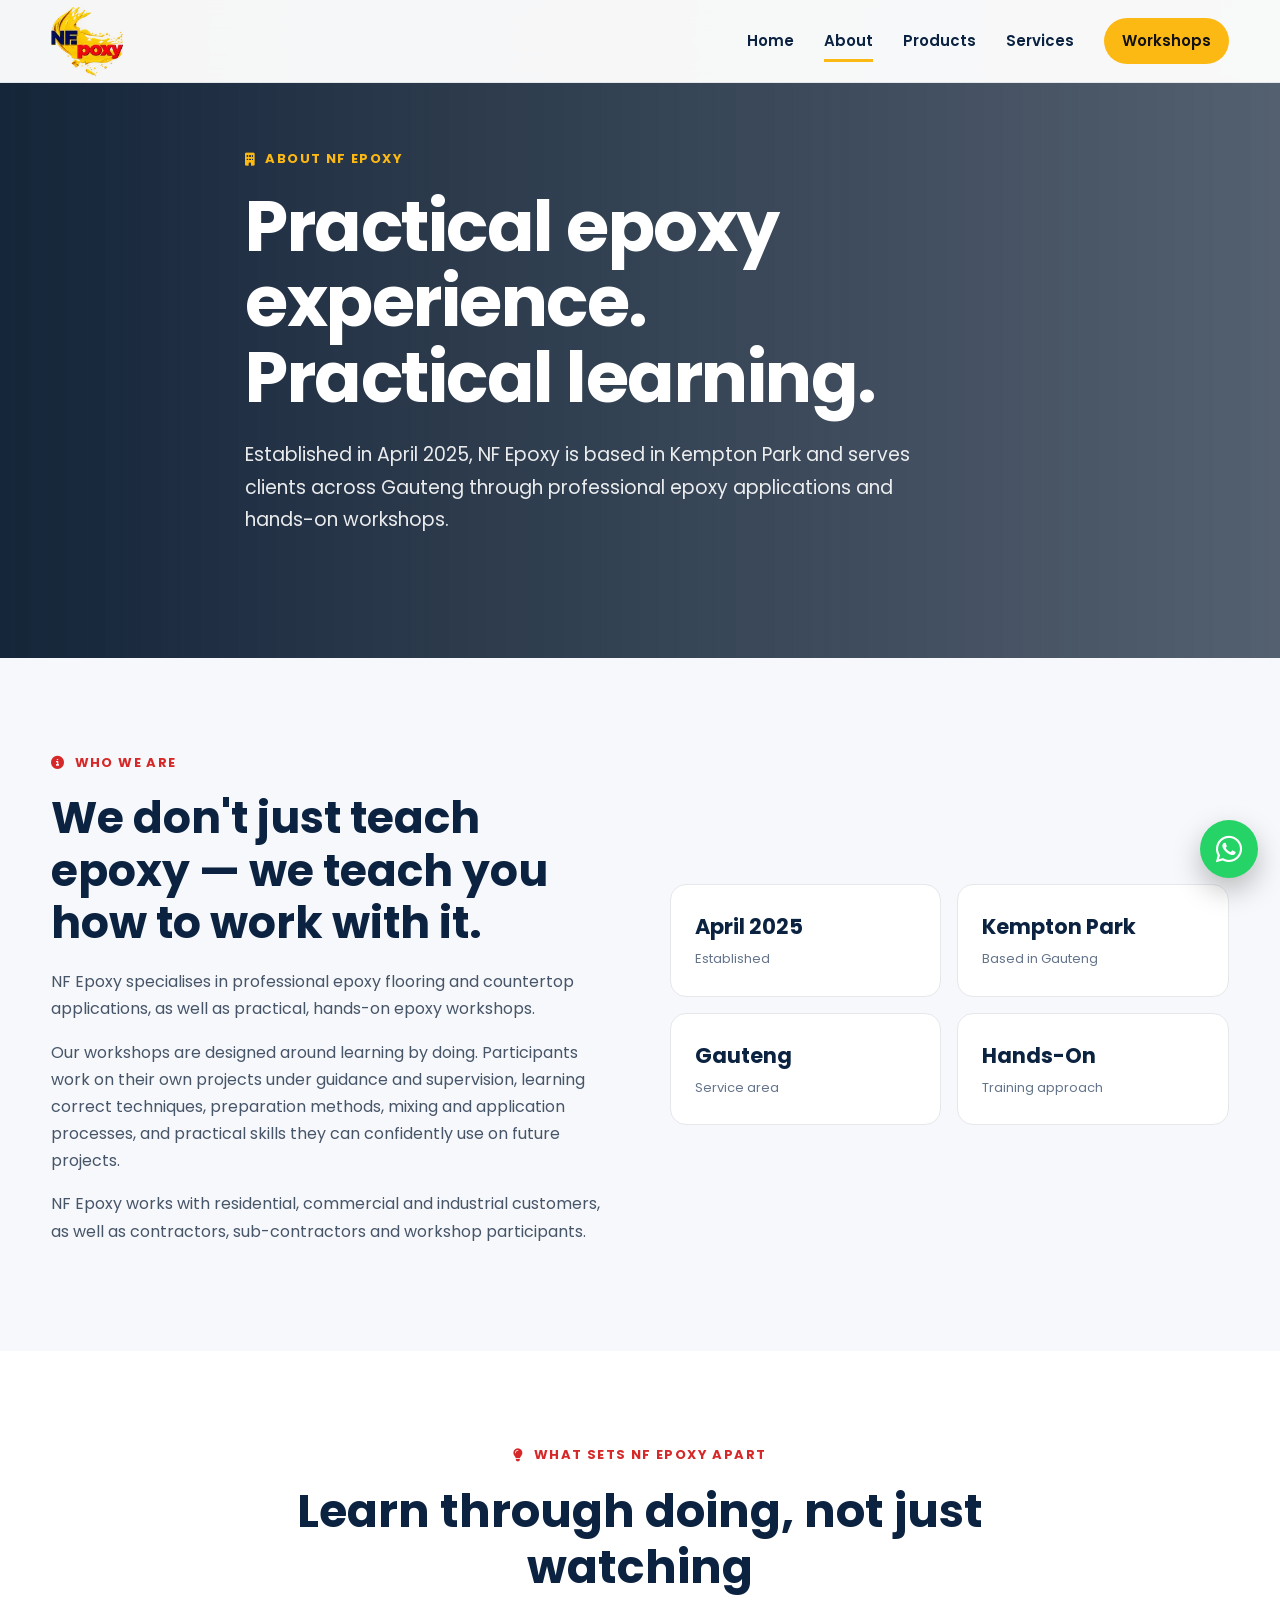
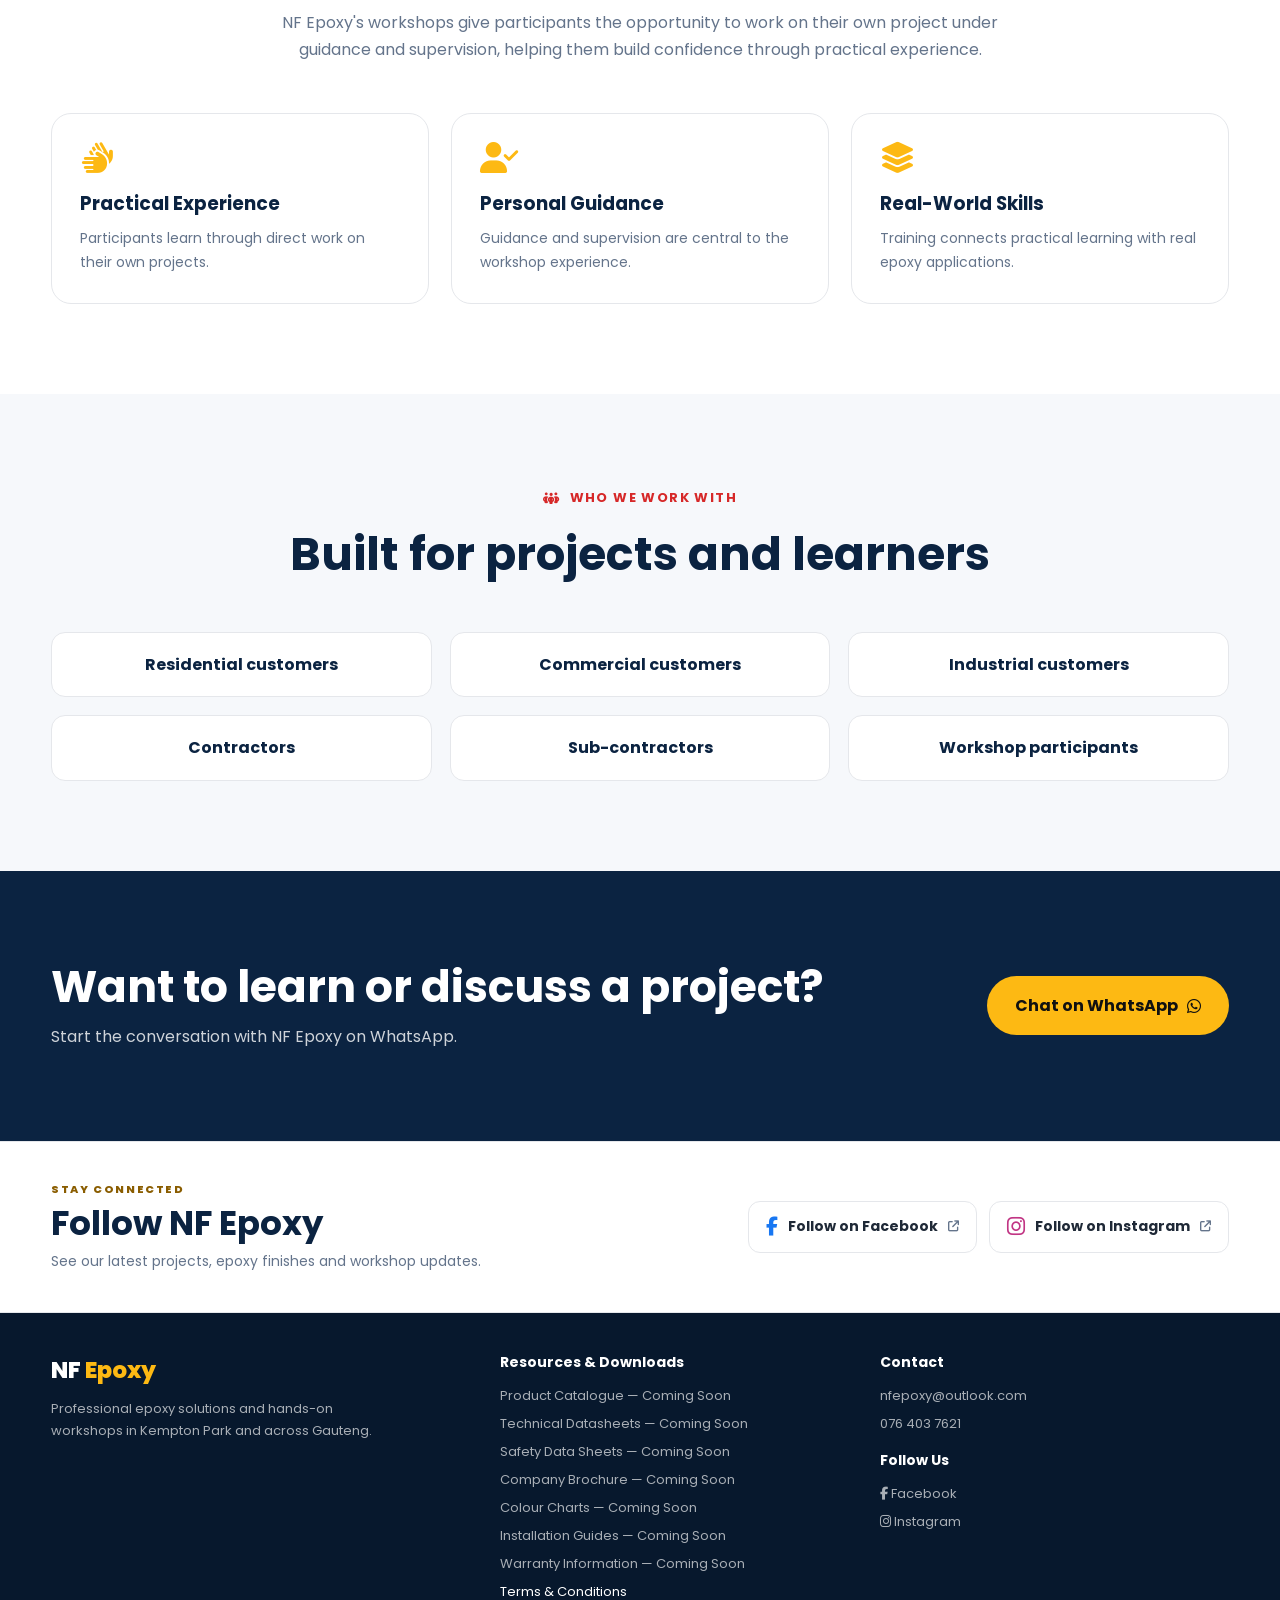
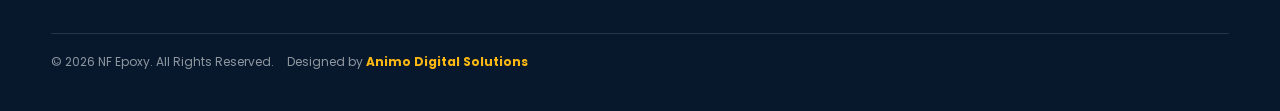
<file: pages/about.html>
<!doctype html>
<html lang="en">
<head>
<meta charset="utf-8"><meta name="viewport" content="width=device-width, initial-scale=1">
<meta name="description" content="Get to know NF Epoxy, established in 2025 in Kempton Park. We provide epoxy flooring and countertop applications and practical, guided workshops.">
    <link rel="icon" href="../favicon.svg?v=3" type="image/svg+xml">
<link rel="manifest" href="../site.webmanifest">
<meta property="og:type" content="website">
<meta property="og:site_name" content="NF Epoxy">
<meta property="og:title" content="About NF Epoxy | Epoxy Specialists in Kempton Park">
<meta property="og:description" content="Get to know NF Epoxy, established in 2025 in Kempton Park. We provide epoxy flooring and countertop applications and practical, guided workshops.">
<meta property="og:url" content="https://www.nfepoxy.co.za/pages/about.html">
<meta name="twitter:card" content="summary">
<link rel="canonical" href="https://www.nfepoxy.co.za/pages/about.html">
<title>About NF Epoxy | Epoxy Specialists in Kempton Park</title>
<link rel="preconnect" href="https://fonts.googleapis.com"><link rel="preconnect" href="https://fonts.gstatic.com" crossorigin><link href="https://fonts.googleapis.com/css2?family=Poppins:wght@400;500;600;700;800&display=swap" rel="stylesheet"><link rel="stylesheet" href="https://cdnjs.cloudflare.com/ajax/libs/font-awesome/6.5.2/css/all.min.css"><link rel="stylesheet" href="../assets/css/style.css">
<!-- Google Tag Manager -->
<script>(function(w,d,s,l,i){w[l]=w[l]||[];w[l].push({'gtm.start':
new Date().getTime(),event:'gtm.js'});var f=d.getElementsByTagName(s)[0],
j=d.createElement(s),dl=l!='dataLayer'?'&l='+l:'';j.async=true;j.src=
'https://www.googletagmanager.com/gtm.js?id='+i+dl;f.parentNode.insertBefore(j,f);
})(window,document,'script','dataLayer','GTM-NMWTT66B');</script>
<!-- End Google Tag Manager -->
</head>
<body>
<!-- Google Tag Manager (noscript) -->
<noscript><iframe src="https://www.googletagmanager.com/ns.html?id=GTM-NMWTT66B"
height="0" width="0" style="display:none;visibility:hidden"></iframe></noscript>
<!-- End Google Tag Manager (noscript) -->
<header><div class="container nav"><a class="logo" href="../index.html">NF <span>Epoxy</span></a><nav class="nav-links" id="navLinks" aria-label="Main navigation"><a href="../index.html">Home</a><a class="active" href="about.html">About</a><a href="products.html">Products</a><a href="services.html">Services</a><a href="workshops.html" class="nav-cta">Workshops</a></nav><button class="menu-toggle" id="menuToggle" aria-label="Open navigation" aria-expanded="false" aria-controls="navLinks"><i class="fas fa-bars"></i></button></div></header>
<main>
<section class="hero"><div class="container hero-content"><div class="eyebrow"><i class="fas fa-building"></i> About NF Epoxy</div><h1>Practical epoxy experience.<br>Practical learning.</h1><p>Established in April 2025, NF Epoxy is based in Kempton Park and serves clients across Gauteng through professional epoxy applications and hands-on workshops.</p></div></section>
<section><div class="container split"><div class="about-panel"><div class="eyebrow" style="color:var(--red)"><i class="fas fa-circle-info"></i> Who We Are</div><h2>We don't just teach epoxy — we teach you how to work with it.</h2><p>NF Epoxy specialises in professional epoxy flooring and countertop applications, as well as practical, hands-on epoxy workshops.</p><p>Our workshops are designed around learning by doing. Participants work on their own projects under guidance and supervision, learning correct techniques, preparation methods, mixing and application processes, and practical skills they can confidently use on future projects.</p><p>NF Epoxy works with residential, commercial and industrial customers, as well as contractors, sub-contractors and workshop participants.</p></div><div class="about-stat-grid"><div class="stat-card"><strong>April 2025</strong><span>Established</span></div><div class="stat-card"><strong>Kempton Park</strong><span>Based in Gauteng</span></div><div class="stat-card"><strong>Gauteng</strong><span>Service area</span></div><div class="stat-card"><strong>Hands-On</strong><span>Training approach</span></div></div></div></section>
<section class="light"><div class="container"><div class="section-head"><div class="eyebrow" style="color:var(--red)"><i class="fas fa-lightbulb"></i> What Sets NF Epoxy Apart</div><h2>Learn through doing, not just watching</h2><p>NF Epoxy's workshops give participants the opportunity to work on their own project under guidance and supervision, helping them build confidence through practical experience.</p></div><div class="features"><article class="feature"><i class="fas fa-hands"></i><h3>Practical Experience</h3><p>Participants learn through direct work on their own projects.</p></article><article class="feature"><i class="fas fa-user-check"></i><h3>Personal Guidance</h3><p>Guidance and supervision are central to the workshop experience.</p></article><article class="feature"><i class="fas fa-layer-group"></i><h3>Real-World Skills</h3><p>Training connects practical learning with real epoxy applications.</p></article></div></div></section>
<section><div class="container"><div class="section-head"><div class="eyebrow" style="color:var(--red)"><i class="fas fa-people-group"></i> Who We Work With</div><h2>Built for projects and learners</h2></div><div class="audience-grid"><span>Residential customers</span><span>Commercial customers</span><span>Industrial customers</span><span>Contractors</span><span>Sub-contractors</span><span>Workshop participants</span></div></div></section>
<section class="cta"><div class="container cta-box"><div><h2>Want to learn or discuss a project?</h2><p>Start the conversation with NF Epoxy on WhatsApp.</p></div><a class="btn primary" href="https://wa.me/27764037621?text=Hi%20NF%20Epoxy%2C%20I%E2%80%99d%20like%20to%20make%20an%20enquiry.">Chat on WhatsApp <i class="fab fa-whatsapp"></i></a></div></section>
</main>
<section class="social-follow"><div class="container social-follow-inner"><div><span class="social-follow-eyebrow">STAY CONNECTED</span><h2>Follow NF Epoxy</h2><p>See our latest projects, epoxy finishes and workshop updates.</p></div><div class="social-follow-links"><a class="social-follow-link facebook-link" href="https://www.facebook.com/profile.php?id=61595437467172" target="_blank" rel="noopener noreferrer"><i class="fab fa-facebook-f" aria-hidden="true"></i><span>Follow on Facebook</span><i class="fas fa-arrow-up-right-from-square social-external" aria-hidden="true"></i></a><a class="social-follow-link instagram-link" href="https://www.instagram.com/nfepoxyza/" target="_blank" rel="noopener noreferrer"><i class="fab fa-instagram" aria-hidden="true"></i><span>Follow on Instagram</span><i class="fas fa-arrow-up-right-from-square social-external" aria-hidden="true"></i></a></div></div></section>
<footer><div class="container footer"><div><div class="footer-logo">NF <span>Epoxy</span></div><p class="footer-copy">Professional epoxy solutions and hands-on workshops in Kempton Park and across Gauteng.</p></div><div class="footer-links"><strong>Resources & Downloads</strong><span>Product Catalogue — Coming Soon</span><span>Technical Datasheets — Coming Soon</span><span>Safety Data Sheets — Coming Soon</span><span>Company Brochure — Coming Soon</span><span>Colour Charts — Coming Soon</span><span>Installation Guides — Coming Soon</span><span>Warranty Information — Coming Soon</span></div><div class="footer-contact"><strong>Contact</strong><a href="mailto:nfepoxy@outlook.com">nfepoxy@outlook.com</a><a href="tel:+27764037621">076 403 7621</a><strong class="social-heading">Follow Us</strong><a href="https://www.facebook.com/profile.php?id=61595437467172" target="_blank" rel="noopener noreferrer" aria-label="NF Epoxy on Facebook"><i class="fab fa-facebook-f" aria-hidden="true"></i> Facebook</a><a href="https://www.instagram.com/nfepoxyza/" target="_blank" rel="noopener noreferrer" aria-label="NF Epoxy on Instagram"><i class="fab fa-instagram" aria-hidden="true"></i> Instagram</a></div><div class="copyright">© 2026 NF Epoxy. All Rights Reserved. <span class="site-credit">Designed by <a href="https://animogroup.pages.dev/" target="_blank" rel="noopener noreferrer">Animo Digital Solutions</a></span></div></div></footer>
<a class="whatsapp-float" href="https://wa.me/27764037621?text=Hi%20NF%20Epoxy%2C%20I%E2%80%99d%20like%20to%20make%20an%20enquiry." aria-label="Chat with NF Epoxy on WhatsApp"><i class="fab fa-whatsapp"></i></a><script src="../assets/js/main.js"></script>
</body></html>
</file>
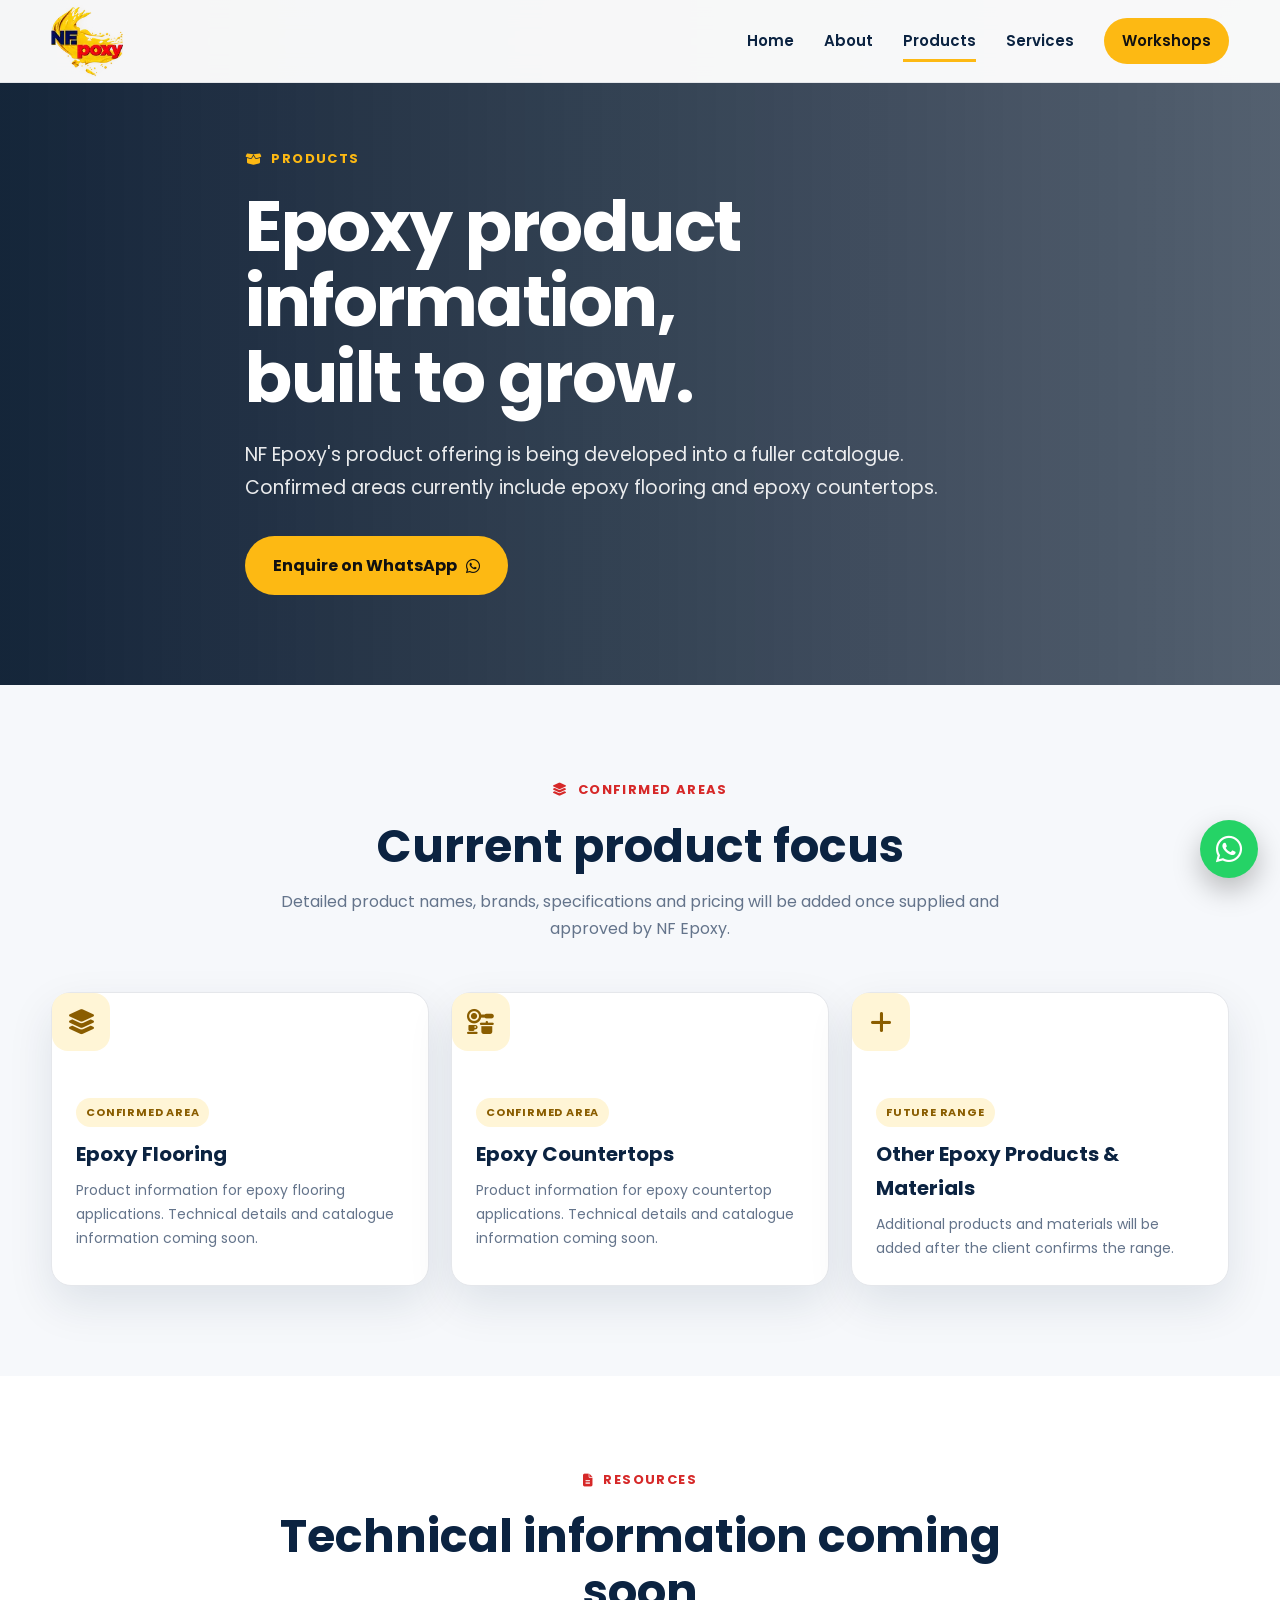
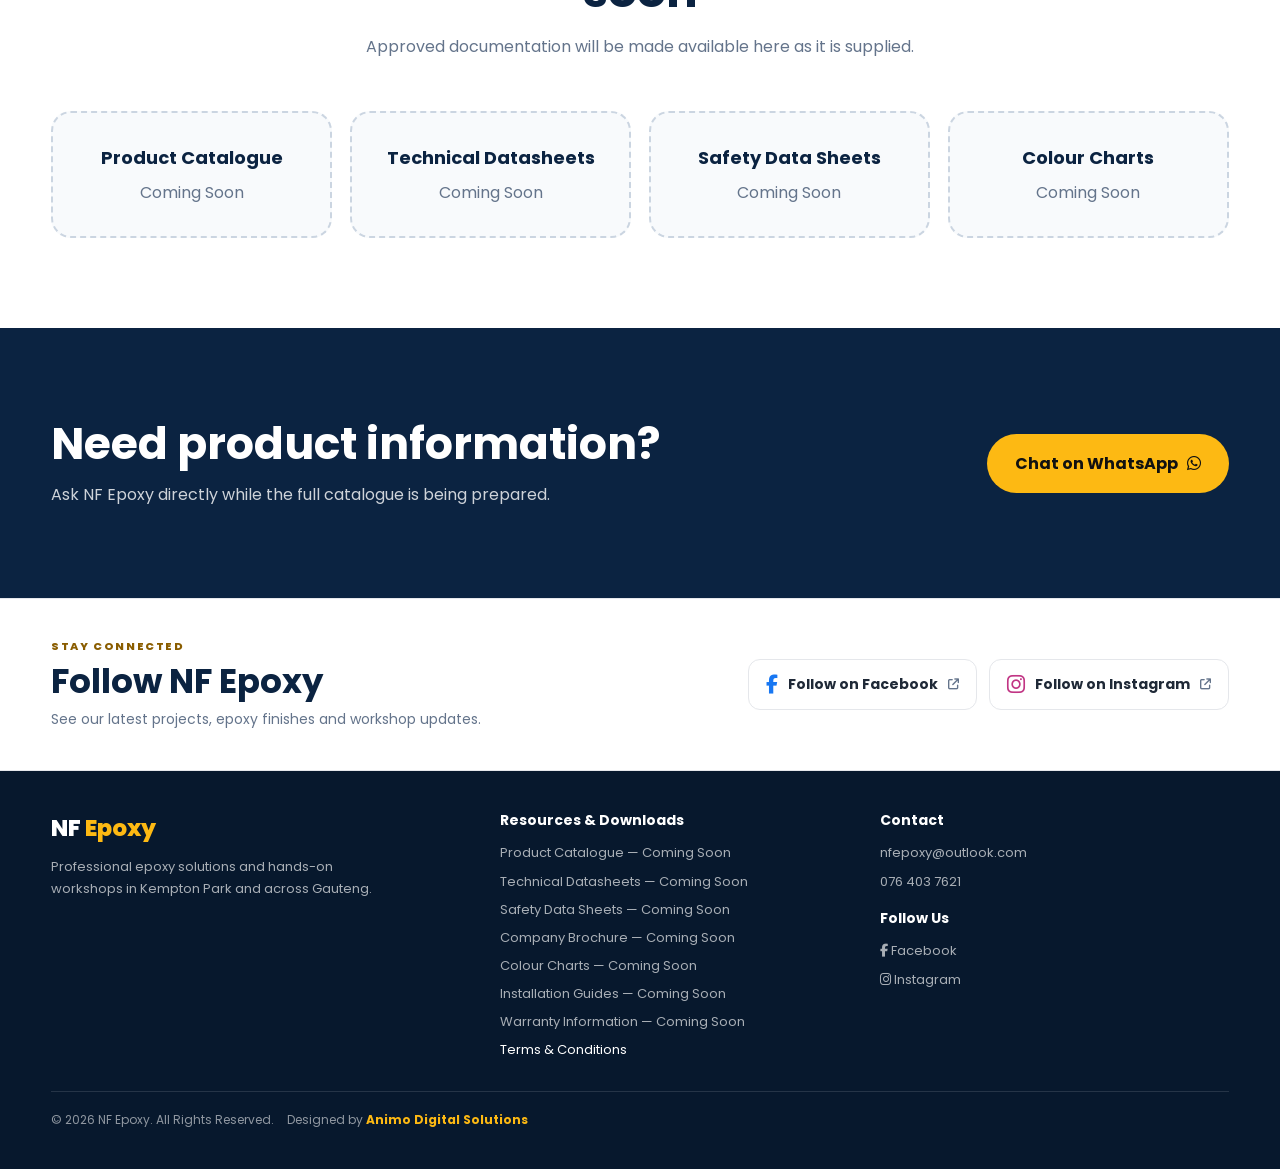
<file: pages/products.html>
<!doctype html>
<html lang="en">
<head>
<meta charset="utf-8"><meta name="viewport" content="width=device-width, initial-scale=1">
<meta name="description" content="Explore NF Epoxy's product information for epoxy flooring, countertops and materials. Contact our Kempton Park team for product details and enquiries.">
    <link rel="icon" href="../favicon.svg?v=3" type="image/svg+xml">
<link rel="manifest" href="../site.webmanifest">
<meta property="og:type" content="website">
<meta property="og:site_name" content="NF Epoxy">
<meta property="og:title" content="Epoxy Flooring & Countertop Products | NF Epoxy">
<meta property="og:description" content="Explore NF Epoxy's product information for epoxy flooring, countertops and materials. Contact our Kempton Park team for product details and enquiries.">
<meta property="og:url" content="https://www.nfepoxy.co.za/pages/products.html">
<meta name="twitter:card" content="summary">
<link rel="canonical" href="https://www.nfepoxy.co.za/pages/products.html">
<title>Epoxy Flooring & Countertop Products | NF Epoxy</title>
<link rel="preconnect" href="https://fonts.googleapis.com"><link rel="preconnect" href="https://fonts.gstatic.com" crossorigin><link href="https://fonts.googleapis.com/css2?family=Poppins:wght@400;500;600;700;800&display=swap" rel="stylesheet"><link rel="stylesheet" href="https://cdnjs.cloudflare.com/ajax/libs/font-awesome/6.5.2/css/all.min.css"><link rel="stylesheet" href="../assets/css/style.css">
<!-- Google Tag Manager -->
<script>(function(w,d,s,l,i){w[l]=w[l]||[];w[l].push({'gtm.start':
new Date().getTime(),event:'gtm.js'});var f=d.getElementsByTagName(s)[0],
j=d.createElement(s),dl=l!='dataLayer'?'&l='+l:'';j.async=true;j.src=
'https://www.googletagmanager.com/gtm.js?id='+i+dl;f.parentNode.insertBefore(j,f);
})(window,document,'script','dataLayer','GTM-NMWTT66B');</script>
<!-- End Google Tag Manager -->
</head>
<body>
<!-- Google Tag Manager (noscript) -->
<noscript><iframe src="https://www.googletagmanager.com/ns.html?id=GTM-NMWTT66B"
height="0" width="0" style="display:none;visibility:hidden"></iframe></noscript>
<!-- End Google Tag Manager (noscript) -->
<header><div class="container nav"><a class="logo" href="../index.html">NF <span>Epoxy</span></a><nav class="nav-links" id="navLinks" aria-label="Main navigation"><a href="../index.html">Home</a><a href="about.html">About</a><a class="active" href="products.html">Products</a><a href="services.html">Services</a><a href="workshops.html" class="nav-cta">Workshops</a></nav><button class="menu-toggle" id="menuToggle" aria-label="Open navigation" aria-expanded="false" aria-controls="navLinks"><i class="fas fa-bars"></i></button></div></header>
<main>
<section class="hero"><div class="container hero-content"><div class="eyebrow"><i class="fas fa-box-open"></i> Products</div><h1>Epoxy product information,<br>built to grow.</h1><p>NF Epoxy's product offering is being developed into a fuller catalogue. Confirmed areas currently include epoxy flooring and epoxy countertops.</p><div class="actions"><a class="btn primary" href="https://wa.me/27764037621?text=Hi%20NF%20Epoxy%2C%20I%E2%80%99d%20like%20to%20enquire%20about%20your%20epoxy%20products.">Enquire on WhatsApp <i class="fab fa-whatsapp"></i></a></div></div></section>
<section><div class="container"><div class="section-head"><div class="eyebrow" style="color:var(--red)"><i class="fas fa-layer-group"></i> Confirmed Areas</div><h2>Current product focus</h2><p>Detailed product names, brands, specifications and pricing will be added once supplied and approved by NF Epoxy.</p></div><div class="cards"><article class="card product-placeholder"><div class="product-icon"><i class="fas fa-layer-group"></i></div><div class="card-body"><span class="tag">Confirmed area</span><h3>Epoxy Flooring</h3><p>Product information for epoxy flooring applications. Technical details and catalogue information coming soon.</p></div></article><article class="card product-placeholder"><div class="product-icon"><i class="fas fa-kitchen-set"></i></div><div class="card-body"><span class="tag">Confirmed area</span><h3>Epoxy Countertops</h3><p>Product information for epoxy countertop applications. Technical details and catalogue information coming soon.</p></div></article><article class="card product-placeholder"><div class="product-icon"><i class="fas fa-plus"></i></div><div class="card-body"><span class="tag">Future range</span><h3>Other Epoxy Products & Materials</h3><p>Additional products and materials will be added after the client confirms the range.</p></div></article></div></div></section>
<section class="light"><div class="container"><div class="section-head"><div class="eyebrow" style="color:var(--red)"><i class="fas fa-file-lines"></i> Resources</div><h2>Technical information coming soon</h2><p>Approved documentation will be made available here as it is supplied.</p></div><div class="resource-grid"><div class="placeholder"><strong>Product Catalogue</strong>Coming Soon</div><div class="placeholder"><strong>Technical Datasheets</strong>Coming Soon</div><div class="placeholder"><strong>Safety Data Sheets</strong>Coming Soon</div><div class="placeholder"><strong>Colour Charts</strong>Coming Soon</div></div></div></section>
<section class="cta"><div class="container cta-box"><div><h2>Need product information?</h2><p>Ask NF Epoxy directly while the full catalogue is being prepared.</p></div><a class="btn primary" href="https://wa.me/27764037621?text=Hi%20NF%20Epoxy%2C%20I%E2%80%99d%20like%20to%20enquire%20about%20your%20products.">Chat on WhatsApp <i class="fab fa-whatsapp"></i></a></div></section>
</main>
<section class="social-follow"><div class="container social-follow-inner"><div><span class="social-follow-eyebrow">STAY CONNECTED</span><h2>Follow NF Epoxy</h2><p>See our latest projects, epoxy finishes and workshop updates.</p></div><div class="social-follow-links"><a class="social-follow-link facebook-link" href="https://www.facebook.com/profile.php?id=61595437467172" target="_blank" rel="noopener noreferrer"><i class="fab fa-facebook-f" aria-hidden="true"></i><span>Follow on Facebook</span><i class="fas fa-arrow-up-right-from-square social-external" aria-hidden="true"></i></a><a class="social-follow-link instagram-link" href="https://www.instagram.com/nfepoxyza/" target="_blank" rel="noopener noreferrer"><i class="fab fa-instagram" aria-hidden="true"></i><span>Follow on Instagram</span><i class="fas fa-arrow-up-right-from-square social-external" aria-hidden="true"></i></a></div></div></section>
<footer><div class="container footer"><div><div class="footer-logo">NF <span>Epoxy</span></div><p class="footer-copy">Professional epoxy solutions and hands-on workshops in Kempton Park and across Gauteng.</p></div><div class="footer-links"><strong>Resources & Downloads</strong><span>Product Catalogue — Coming Soon</span><span>Technical Datasheets — Coming Soon</span><span>Safety Data Sheets — Coming Soon</span><span>Company Brochure — Coming Soon</span><span>Colour Charts — Coming Soon</span><span>Installation Guides — Coming Soon</span><span>Warranty Information — Coming Soon</span></div><div class="footer-contact"><strong>Contact</strong><a href="mailto:nfepoxy@outlook.com">nfepoxy@outlook.com</a><a href="tel:+27764037621">076 403 7621</a><strong class="social-heading">Follow Us</strong><a href="https://www.facebook.com/profile.php?id=61595437467172" target="_blank" rel="noopener noreferrer" aria-label="NF Epoxy on Facebook"><i class="fab fa-facebook-f" aria-hidden="true"></i> Facebook</a><a href="https://www.instagram.com/nfepoxyza/" target="_blank" rel="noopener noreferrer" aria-label="NF Epoxy on Instagram"><i class="fab fa-instagram" aria-hidden="true"></i> Instagram</a></div><div class="copyright">© 2026 NF Epoxy. All Rights Reserved. <span class="site-credit">Designed by <a href="https://animogroup.pages.dev/" target="_blank" rel="noopener noreferrer">Animo Digital Solutions</a></span></div></div></footer>
<a class="whatsapp-float" href="https://wa.me/27764037621?text=Hi%20NF%20Epoxy%2C%20I%E2%80%99d%20like%20to%20make%20an%20enquiry." aria-label="Chat with NF Epoxy on WhatsApp"><i class="fab fa-whatsapp"></i></a><script src="../assets/js/main.js"></script>
</body></html>
</file>
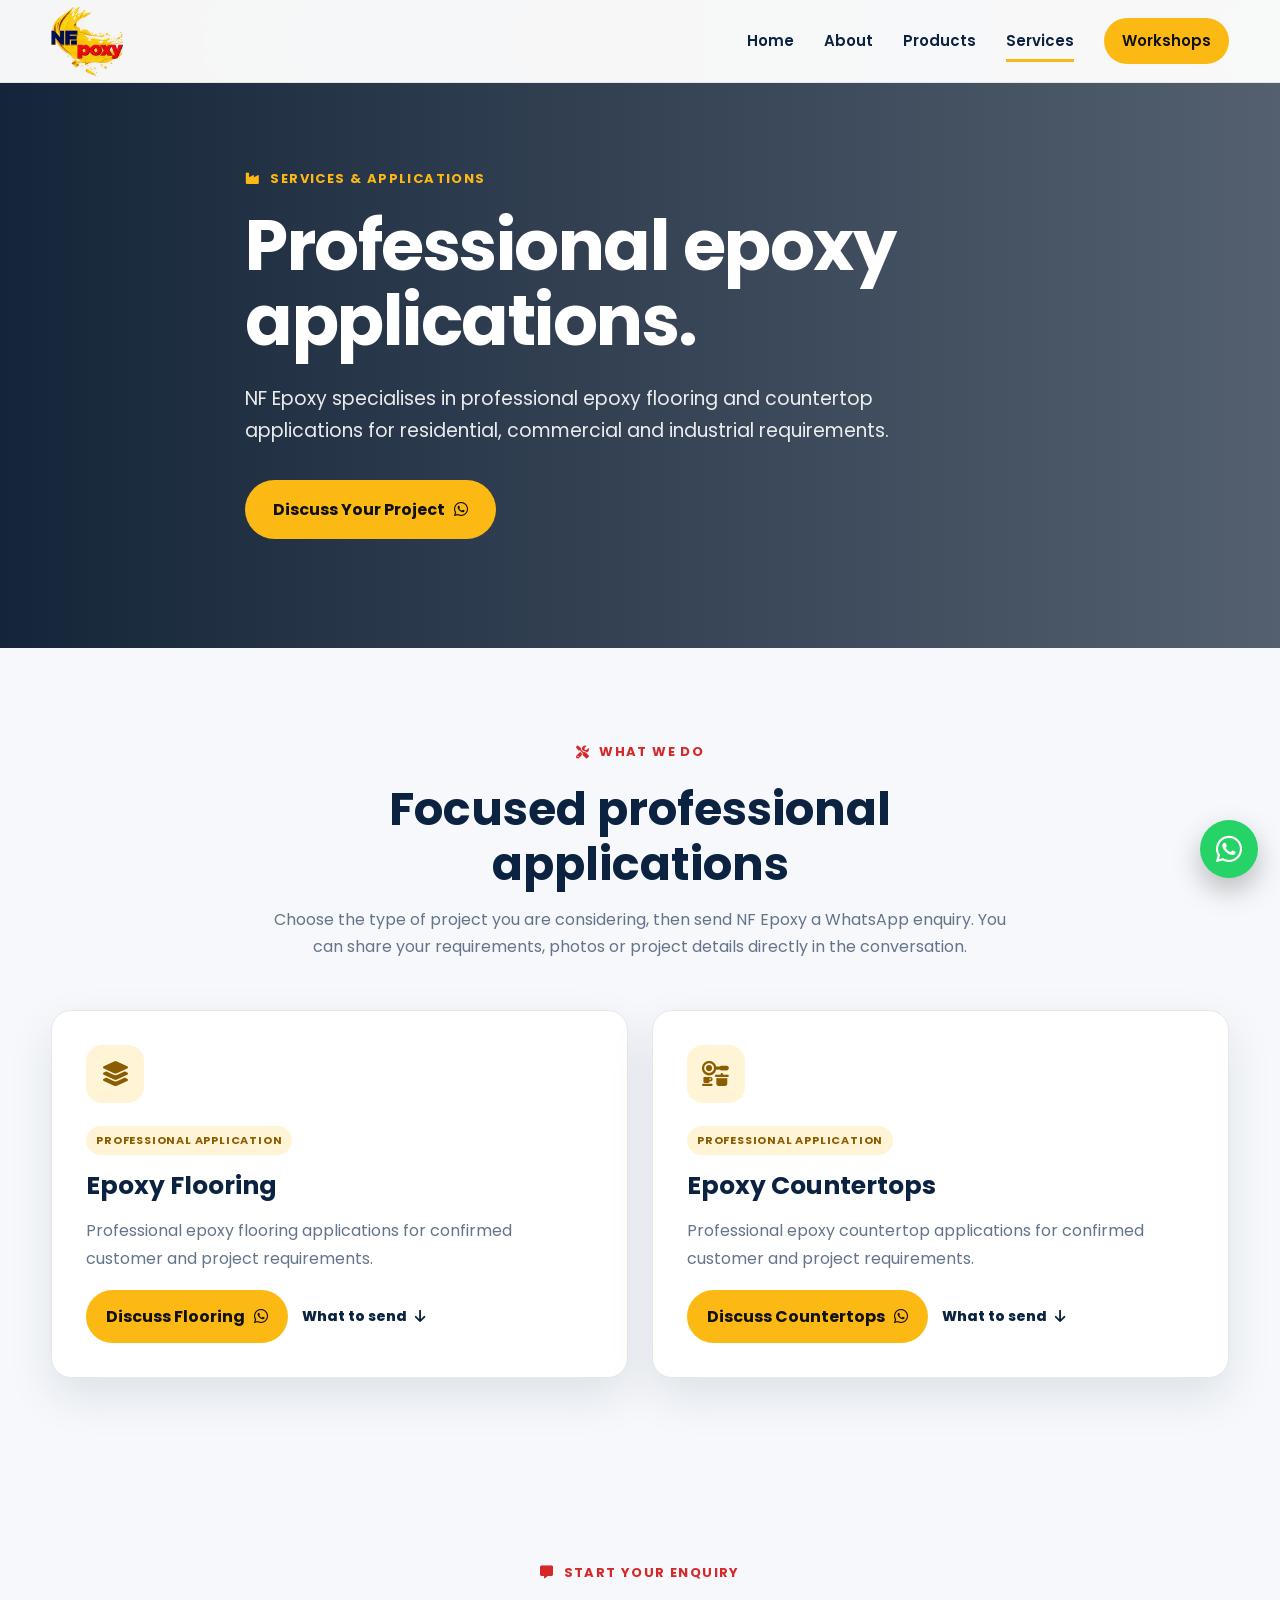
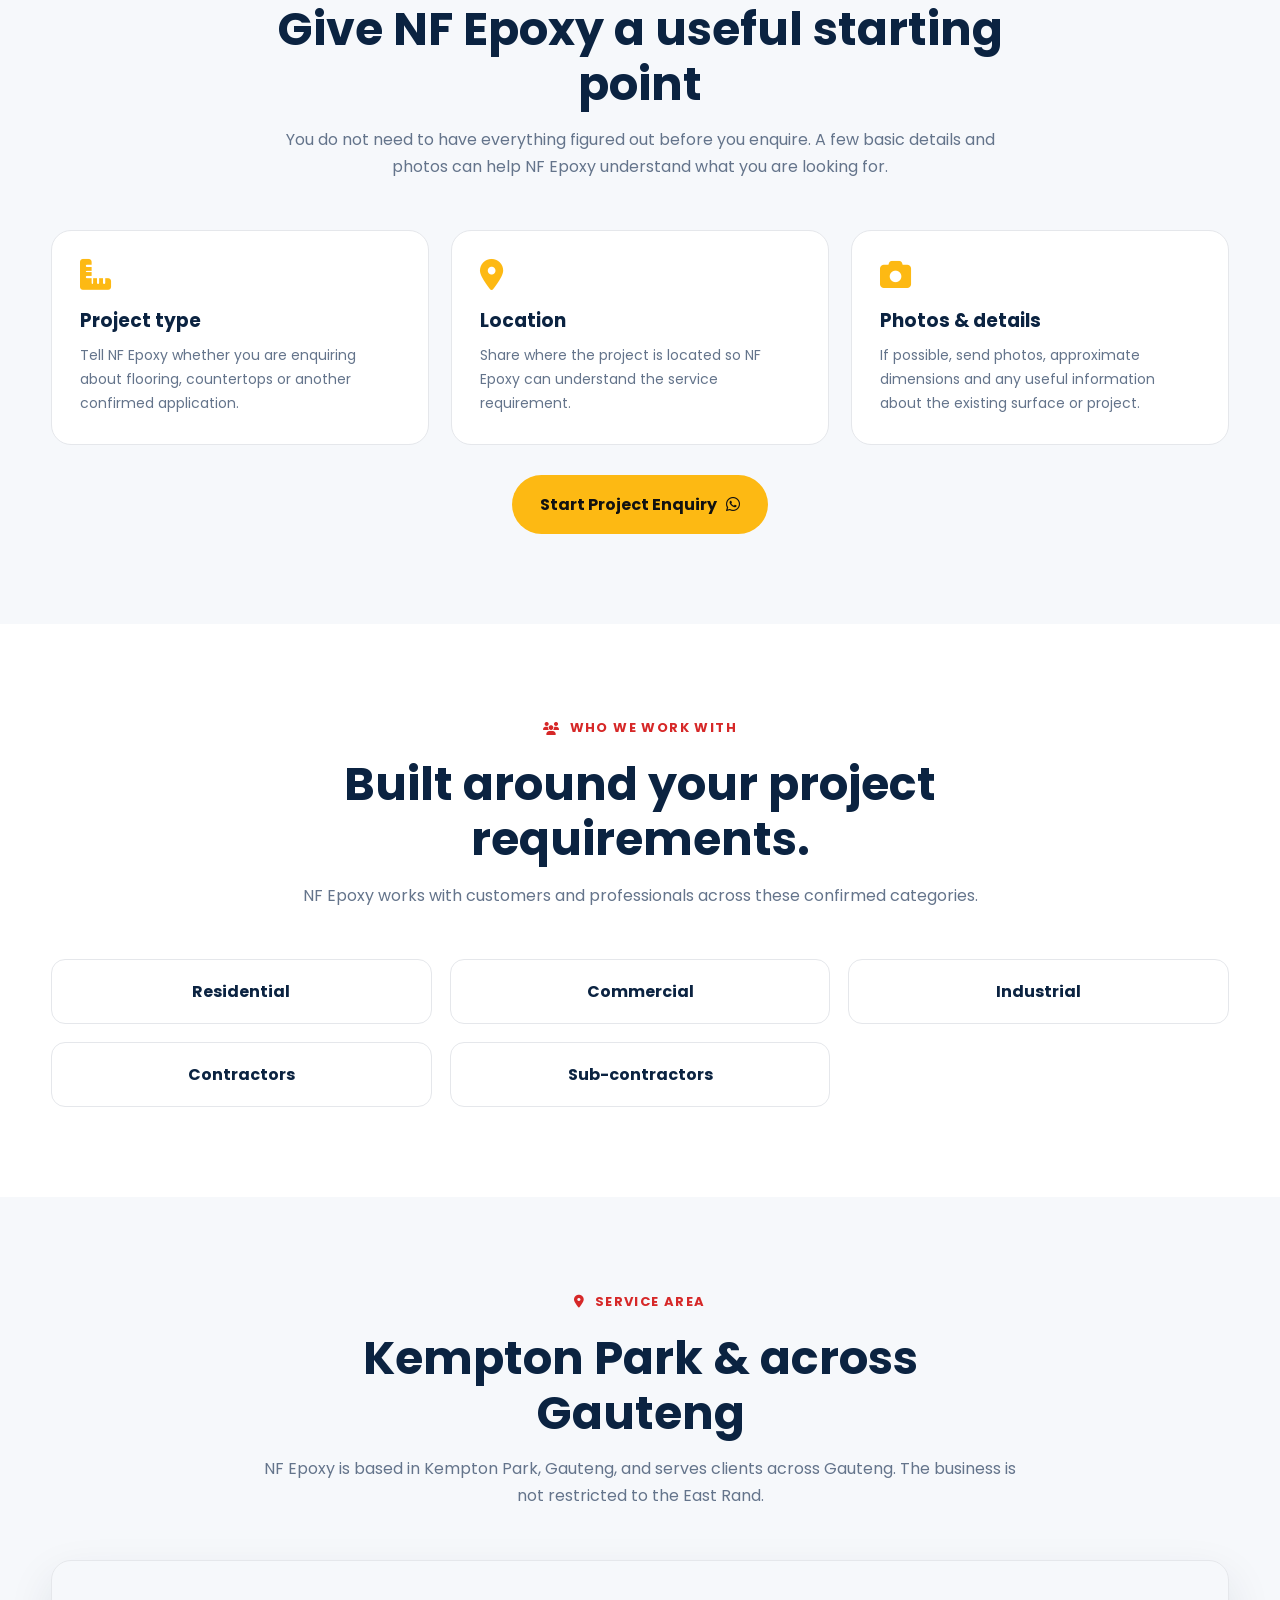
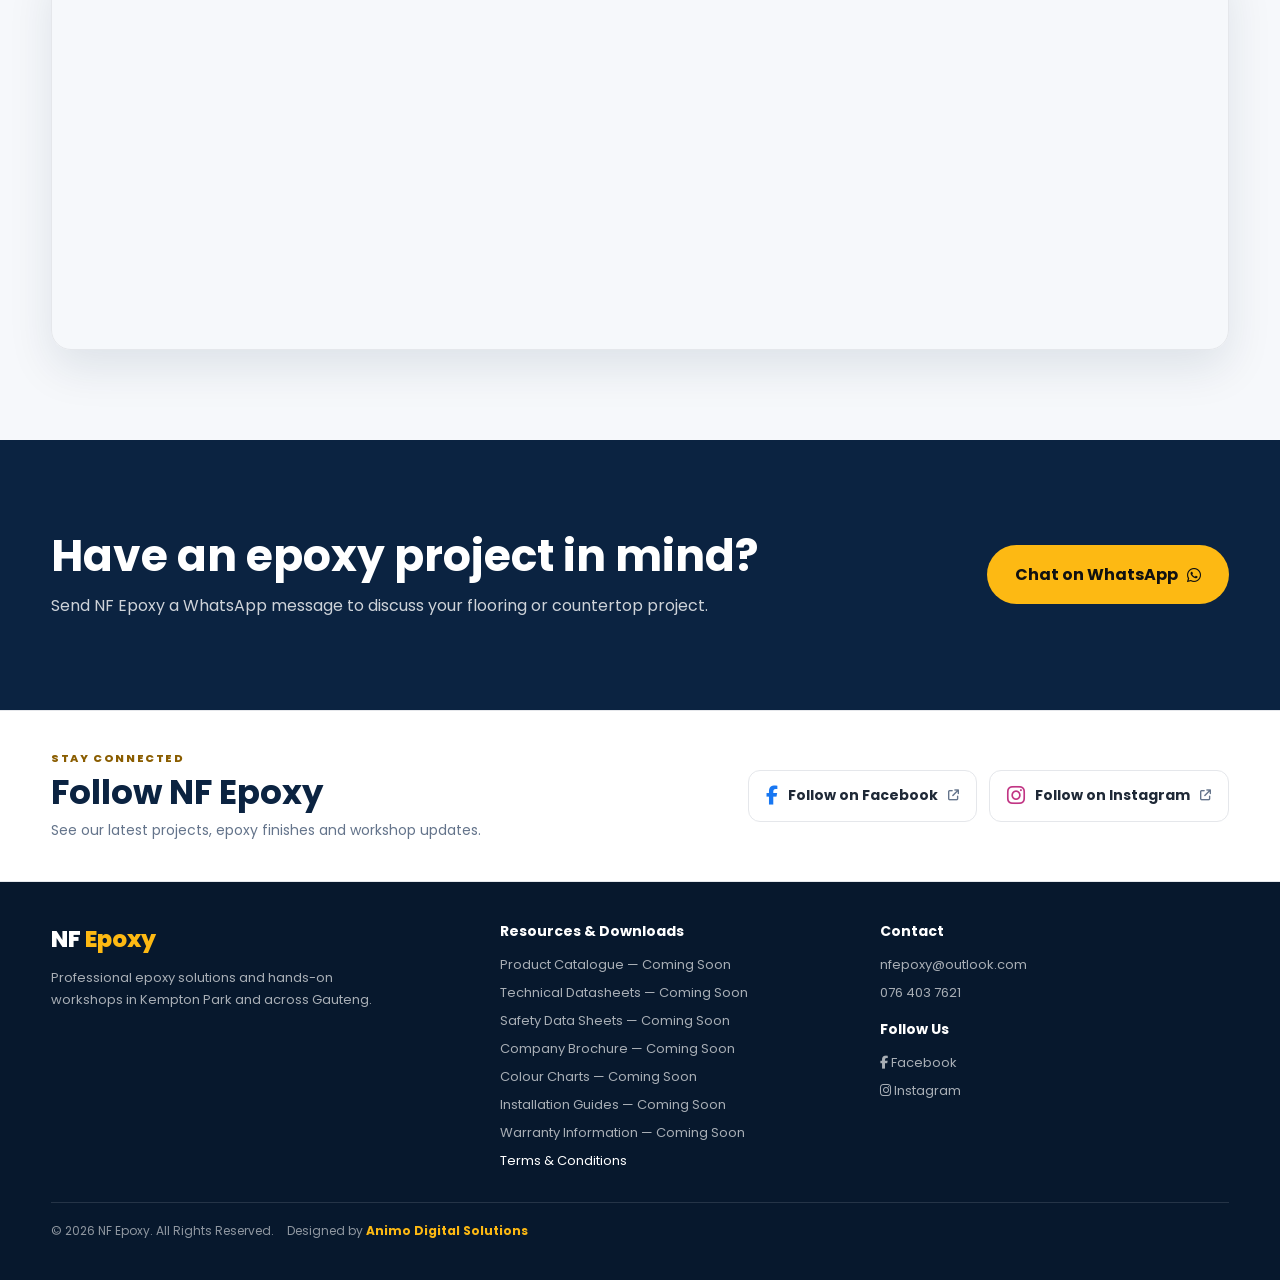
<file: pages/services.html>
<!doctype html>
<html lang="en">
<head>
<meta charset="utf-8"><meta name="viewport" content="width=device-width, initial-scale=1">
<meta name="description" content="Need epoxy flooring or a countertop in Gauteng? NF Epoxy handles residential, commercial and industrial applications. Enquire about your project.">
    <link rel="icon" href="../favicon.svg?v=3" type="image/svg+xml">
<link rel="manifest" href="../site.webmanifest">
<meta property="og:type" content="website">
<meta property="og:site_name" content="NF Epoxy">
<meta property="og:title" content="Epoxy Flooring & Countertops in Gauteng | NF Epoxy">
<meta property="og:description" content="Need epoxy flooring or a countertop in Gauteng? NF Epoxy handles residential, commercial and industrial applications. Enquire about your project.">
<meta property="og:url" content="https://www.nfepoxy.co.za/pages/services.html">
<meta name="twitter:card" content="summary">
<link rel="canonical" href="https://www.nfepoxy.co.za/pages/services.html">
<title>Epoxy Flooring & Countertops in Gauteng | NF Epoxy</title>
<link rel="preconnect" href="https://fonts.googleapis.com"><link rel="preconnect" href="https://fonts.gstatic.com" crossorigin><link href="https://fonts.googleapis.com/css2?family=Poppins:wght@400;500;600;700;800&display=swap" rel="stylesheet"><link rel="stylesheet" href="https://cdnjs.cloudflare.com/ajax/libs/font-awesome/6.5.2/css/all.min.css"><link rel="stylesheet" href="../assets/css/style.css">
<!-- Google Tag Manager -->
<script>(function(w,d,s,l,i){w[l]=w[l]||[];w[l].push({'gtm.start':
new Date().getTime(),event:'gtm.js'});var f=d.getElementsByTagName(s)[0],
j=d.createElement(s),dl=l!='dataLayer'?'&l='+l:'';j.async=true;j.src=
'https://www.googletagmanager.com/gtm.js?id='+i+dl;f.parentNode.insertBefore(j,f);
})(window,document,'script','dataLayer','GTM-NMWTT66B');</script>
<!-- End Google Tag Manager -->
</head>
<body>
<!-- Google Tag Manager (noscript) -->
<noscript><iframe src="https://www.googletagmanager.com/ns.html?id=GTM-NMWTT66B"
height="0" width="0" style="display:none;visibility:hidden"></iframe></noscript>
<!-- End Google Tag Manager (noscript) -->
<header><div class="container nav"><a class="logo" href="../index.html">NF <span>Epoxy</span></a><nav class="nav-links" id="navLinks" aria-label="Main navigation"><a href="../index.html">Home</a><a href="about.html">About</a><a href="products.html">Products</a><a class="active" href="services.html">Services</a><a href="workshops.html" class="nav-cta">Workshops</a></nav><button class="menu-toggle" id="menuToggle" aria-label="Open navigation" aria-expanded="false" aria-controls="navLinks"><i class="fas fa-bars"></i></button></div></header>
<main>
<section class="hero"><div class="container hero-content"><div class="eyebrow"><i class="fas fa-industry"></i> Services & Applications</div><h1>Professional epoxy<br>applications.</h1><p>NF Epoxy specialises in professional epoxy flooring and countertop applications for residential, commercial and industrial requirements.</p><div class="actions"><a class="btn primary" href="https://wa.me/27764037621?text=Hi%20NF%20Epoxy%2C%20I%E2%80%99d%20like%20to%20enquire%20about%20an%20epoxy%20project.">Discuss Your Project <i class="fab fa-whatsapp"></i></a></div></div></section>
<section><div class="container"><div class="section-head"><div class="eyebrow" style="color:var(--red)"><i class="fas fa-screwdriver-wrench"></i> What We Do</div><h2>Focused professional applications</h2><p>Choose the type of project you are considering, then send NF Epoxy a WhatsApp enquiry. You can share your requirements, photos or project details directly in the conversation.</p></div><div class="service-grid"><article class="service-card"><div class="product-icon"><i class="fas fa-layer-group"></i></div><span class="tag">Professional application</span><h3>Epoxy Flooring</h3><p>Professional epoxy flooring applications for confirmed customer and project requirements.</p><div class="service-actions"><a class="btn primary" href="https://wa.me/27764037621?text=Hi%20NF%20Epoxy%2C%20I%27d%20like%20to%20enquire%20about%20an%20epoxy%20flooring%20project.%20I%27d%20like%20to%20share%20some%20details%20and%20photos.">Discuss Flooring <i class="fab fa-whatsapp"></i></a><a class="text-link" href="#project-enquiry">What to send <i class="fas fa-arrow-down"></i></a></div></article><article class="service-card"><div class="product-icon"><i class="fas fa-kitchen-set"></i></div><span class="tag">Professional application</span><h3>Epoxy Countertops</h3><p>Professional epoxy countertop applications for confirmed customer and project requirements.</p><div class="service-actions"><a class="btn primary" href="https://wa.me/27764037621?text=Hi%20NF%20Epoxy%2C%20I%27d%20like%20to%20enquire%20about%20an%20epoxy%20countertop%20project.%20I%27d%20like%20to%20share%20some%20details%20and%20photos.">Discuss Countertops <i class="fab fa-whatsapp"></i></a><a class="text-link" href="#project-enquiry">What to send <i class="fas fa-arrow-down"></i></a></div></article></div></div></section>
<section id="project-enquiry"><div class="container"><div class="section-head"><div class="eyebrow" style="color:var(--red)"><i class="fas fa-message"></i> Start Your Enquiry</div><h2>Give NF Epoxy a useful starting point</h2><p>You do not need to have everything figured out before you enquire. A few basic details and photos can help NF Epoxy understand what you are looking for.</p></div><div class="features"><article class="feature"><i class="fas fa-ruler-combined"></i><h3>Project type</h3><p>Tell NF Epoxy whether you are enquiring about flooring, countertops or another confirmed application.</p></article><article class="feature"><i class="fas fa-location-dot"></i><h3>Location</h3><p>Share where the project is located so NF Epoxy can understand the service requirement.</p></article><article class="feature"><i class="fas fa-camera"></i><h3>Photos & details</h3><p>If possible, send photos, approximate dimensions and any useful information about the existing surface or project.</p></article></div><div style="text-align:center;margin-top:30px"><a class="btn primary" href="https://wa.me/27764037621?text=Hi%20NF%20Epoxy%2C%20I%27d%20like%20to%20discuss%20a%20project.%20Project%20type%3A%20%5Bflooring%2Fcountertop%2Fother%5D.%20Location%3A%20%5Barea%5D.%20I%20can%20send%20photos%20and%20more%20details.">Start Project Enquiry <i class="fab fa-whatsapp"></i></a></div></div></section><section class="light"><div class="container"><div class="section-head"><div class="eyebrow" style="color:var(--red)"><i class="fas fa-users"></i> Who We Work With</div><h2>Built around your project requirements.</h2><p>NF Epoxy works with customers and professionals across these confirmed categories.</p></div><div class="audience-grid"><span>Residential</span><span>Commercial</span><span>Industrial</span><span>Contractors</span><span>Sub-contractors</span></div></div></section>
<section><div class="container"><div class="section-head"><div class="eyebrow" style="color:var(--red)"><i class="fas fa-location-dot"></i> Service Area</div><h2>Kempton Park & across Gauteng</h2><p>NF Epoxy is based in Kempton Park, Gauteng, and serves clients across Gauteng. The business is not restricted to the East Rand.</p></div><div class="map-wrap"><iframe title="Map showing Kempton Park, Gauteng" src="https://www.google.com/maps?q=Kempton%20Park%2C%20Gauteng%2C%20South%20Africa&output=embed" loading="lazy" referrerpolicy="no-referrer-when-downgrade"></iframe></div></div></section>
<section class="cta"><div class="container cta-box"><div><h2>Have an epoxy project in mind?</h2><p>Send NF Epoxy a WhatsApp message to discuss your flooring or countertop project.</p></div><a class="btn primary" href="https://wa.me/27764037621?text=Hi%20NF%20Epoxy%2C%20I%E2%80%99d%20like%20to%20discuss%20an%20epoxy%20project.">Chat on WhatsApp <i class="fab fa-whatsapp"></i></a></div></section>
</main>
<section class="social-follow"><div class="container social-follow-inner"><div><span class="social-follow-eyebrow">STAY CONNECTED</span><h2>Follow NF Epoxy</h2><p>See our latest projects, epoxy finishes and workshop updates.</p></div><div class="social-follow-links"><a class="social-follow-link facebook-link" href="https://www.facebook.com/profile.php?id=61595437467172" target="_blank" rel="noopener noreferrer"><i class="fab fa-facebook-f" aria-hidden="true"></i><span>Follow on Facebook</span><i class="fas fa-arrow-up-right-from-square social-external" aria-hidden="true"></i></a><a class="social-follow-link instagram-link" href="https://www.instagram.com/nfepoxyza/" target="_blank" rel="noopener noreferrer"><i class="fab fa-instagram" aria-hidden="true"></i><span>Follow on Instagram</span><i class="fas fa-arrow-up-right-from-square social-external" aria-hidden="true"></i></a></div></div></section>
<footer><div class="container footer"><div><div class="footer-logo">NF <span>Epoxy</span></div><p class="footer-copy">Professional epoxy solutions and hands-on workshops in Kempton Park and across Gauteng.</p></div><div class="footer-links"><strong>Resources & Downloads</strong><span>Product Catalogue — Coming Soon</span><span>Technical Datasheets — Coming Soon</span><span>Safety Data Sheets — Coming Soon</span><span>Company Brochure — Coming Soon</span><span>Colour Charts — Coming Soon</span><span>Installation Guides — Coming Soon</span><span>Warranty Information — Coming Soon</span></div><div class="footer-contact"><strong>Contact</strong><a href="mailto:nfepoxy@outlook.com">nfepoxy@outlook.com</a><a href="tel:+27764037621">076 403 7621</a><strong class="social-heading">Follow Us</strong><a href="https://www.facebook.com/profile.php?id=61595437467172" target="_blank" rel="noopener noreferrer" aria-label="NF Epoxy on Facebook"><i class="fab fa-facebook-f" aria-hidden="true"></i> Facebook</a><a href="https://www.instagram.com/nfepoxyza/" target="_blank" rel="noopener noreferrer" aria-label="NF Epoxy on Instagram"><i class="fab fa-instagram" aria-hidden="true"></i> Instagram</a></div><div class="copyright">© 2026 NF Epoxy. All Rights Reserved. <span class="site-credit">Designed by <a href="https://animogroup.pages.dev/" target="_blank" rel="noopener noreferrer">Animo Digital Solutions</a></span></div></div></footer>
<a class="whatsapp-float" href="https://wa.me/27764037621?text=Hi%20NF%20Epoxy%2C%20I%E2%80%99d%20like%20to%20make%20an%20enquiry." aria-label="Chat with NF Epoxy on WhatsApp"><i class="fab fa-whatsapp"></i></a><script src="../assets/js/main.js"></script>
</body></html>
</file>
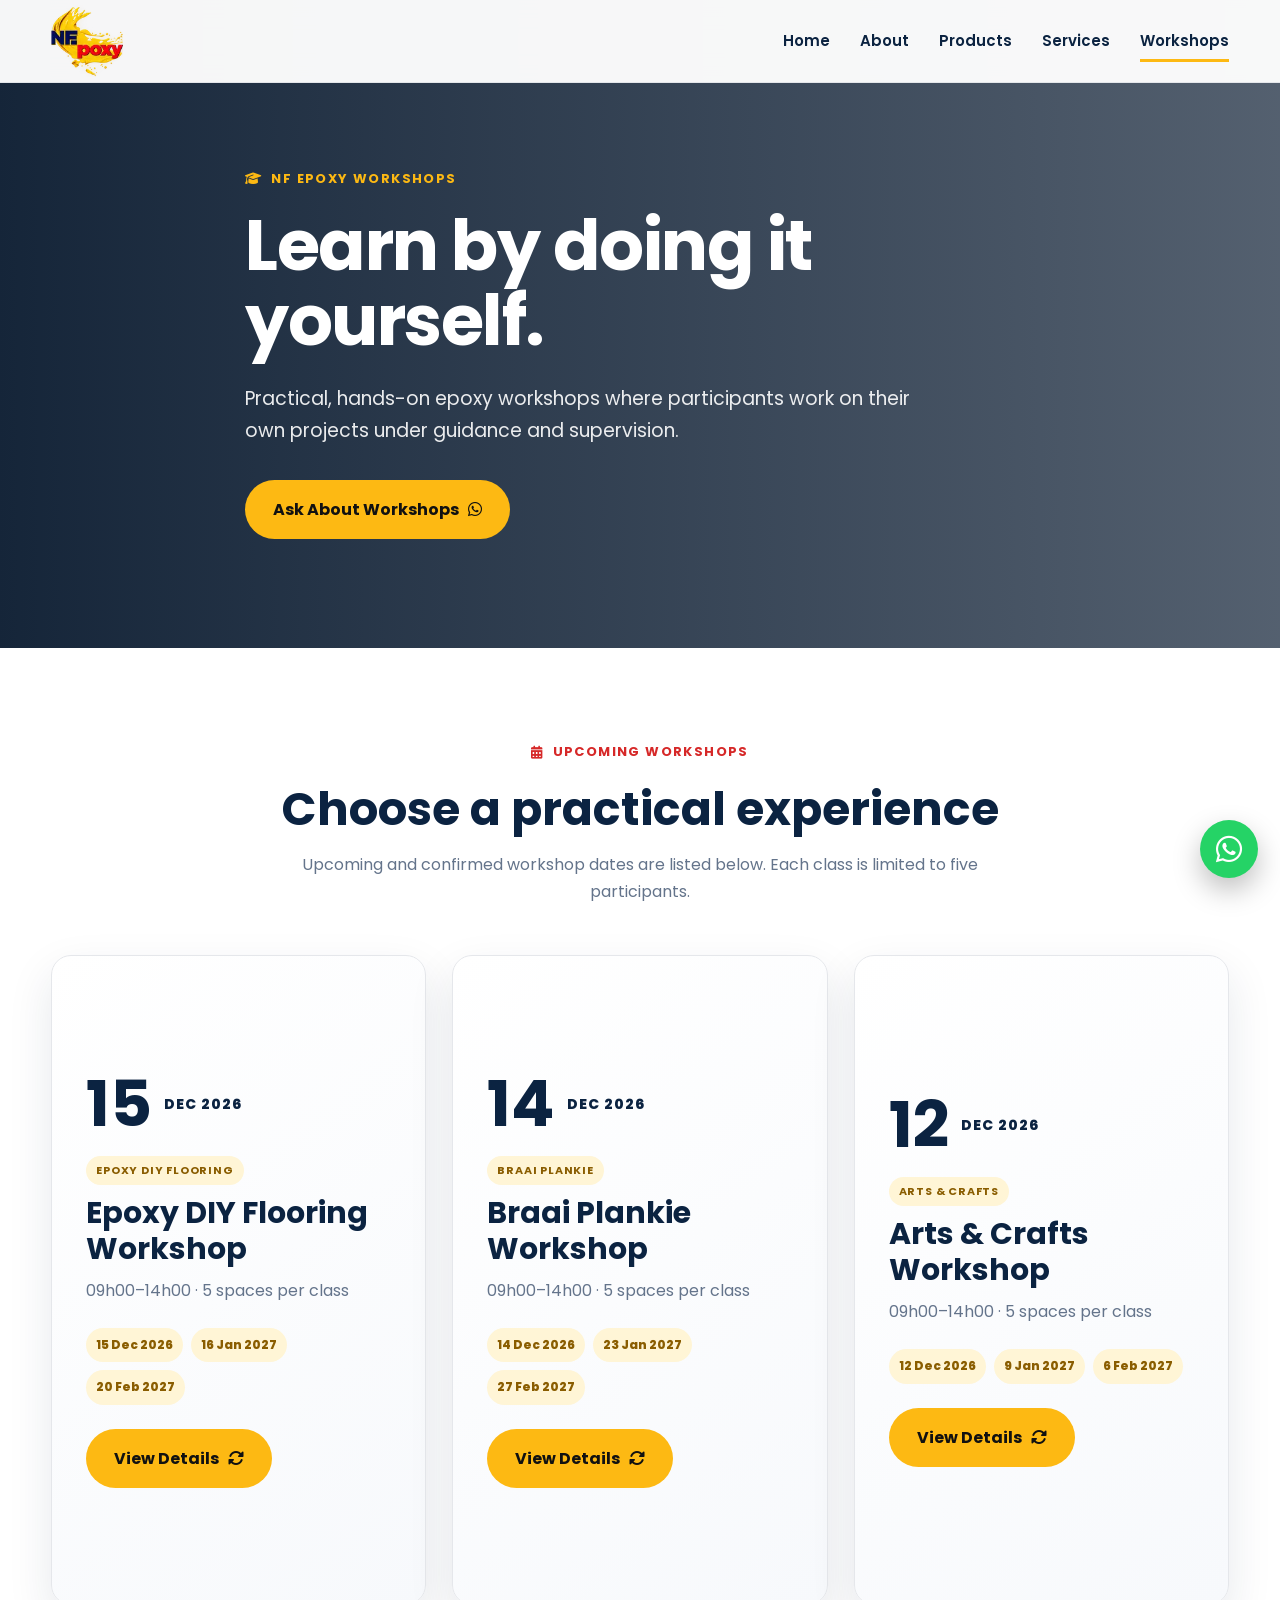
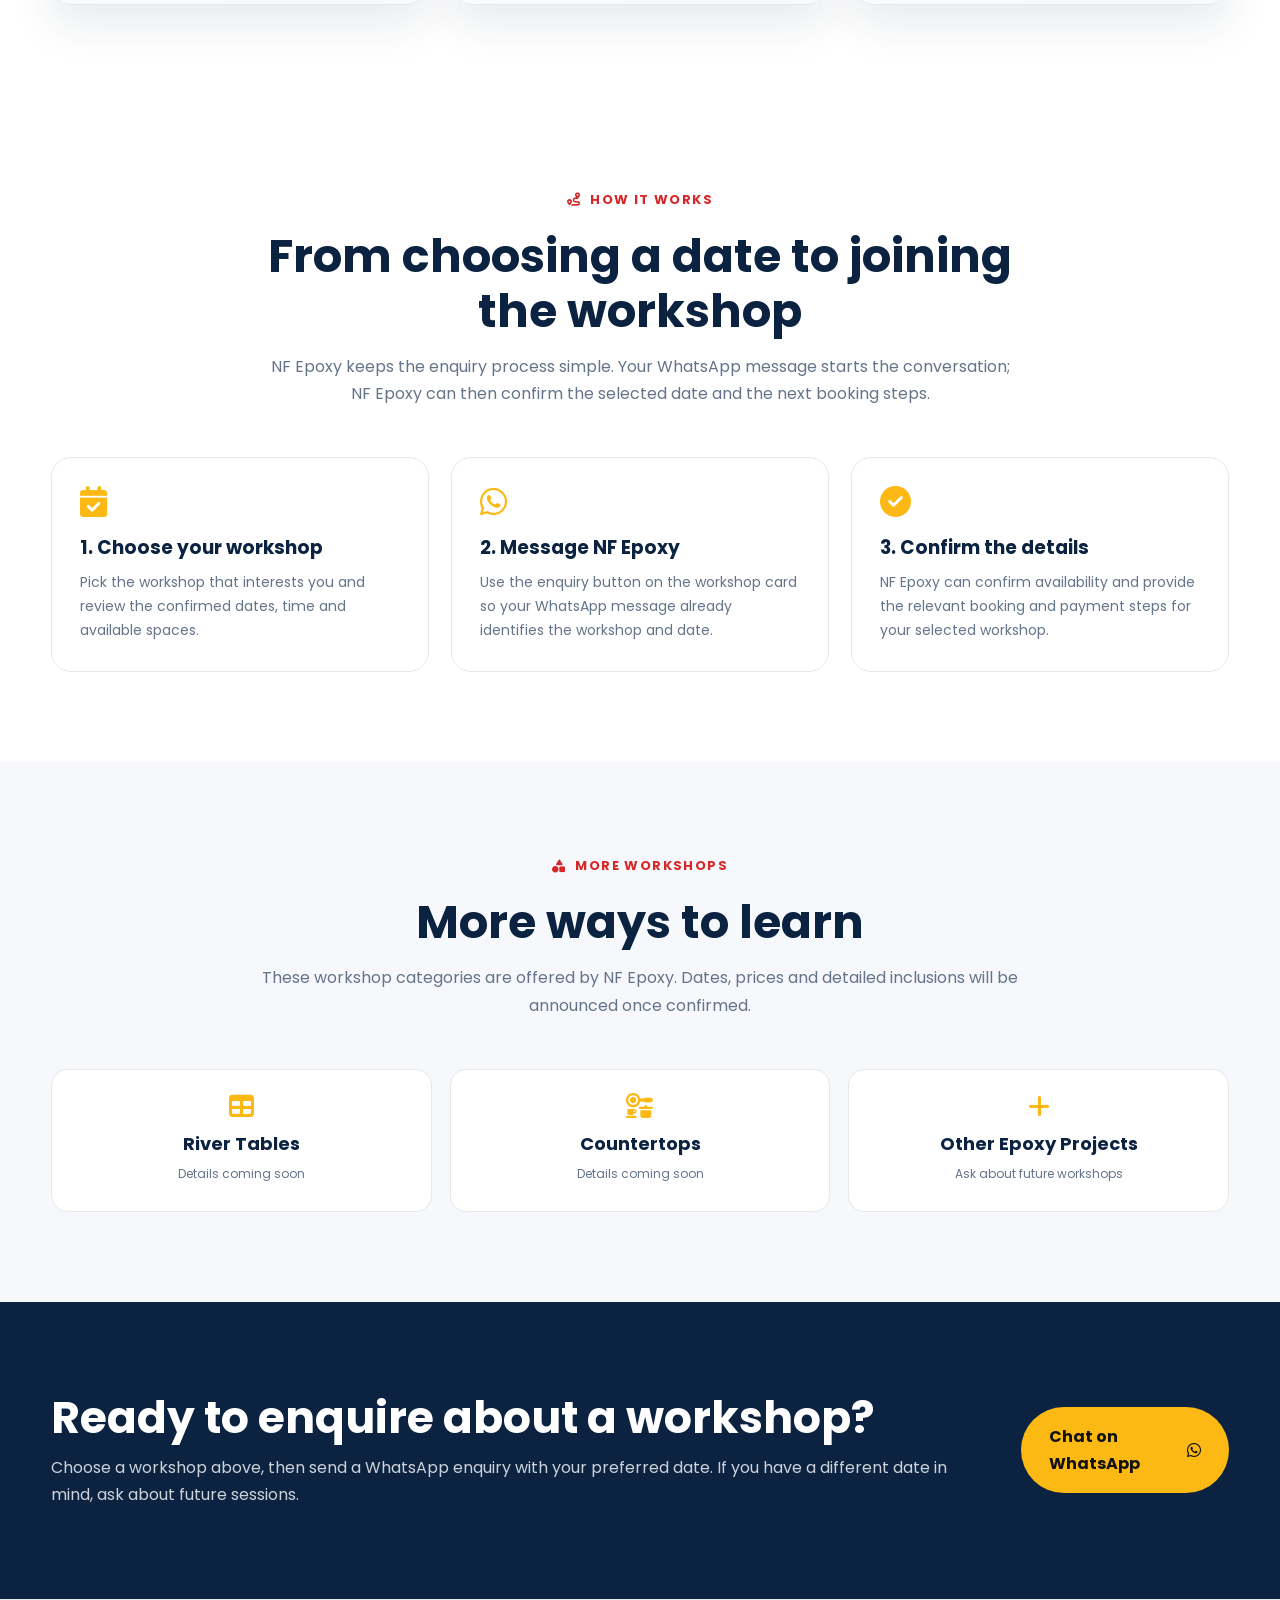
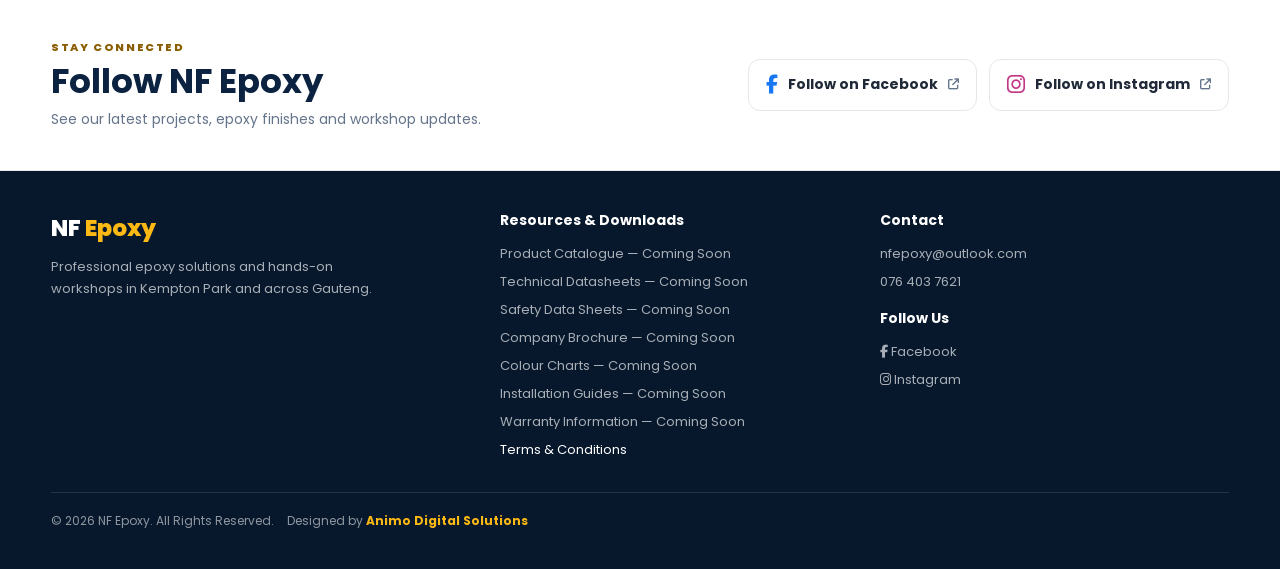
<file: pages/workshops.html>
<!doctype html>
<html lang="en">
<head>
<meta charset="utf-8"><meta name="viewport" content="width=device-width, initial-scale=1">
<meta name="description" content="Join practical epoxy workshops in Kempton Park with NF Epoxy. Learn flooring, braai plankie and arts and crafts techniques through guided projects.">
    <link rel="icon" href="../favicon.svg?v=3" type="image/svg+xml">
<link rel="manifest" href="../site.webmanifest">
<meta property="og:type" content="website">
<meta property="og:site_name" content="NF Epoxy">
<meta property="og:title" content="Hands-On Epoxy Workshops in Kempton Park | NF Epoxy">
<meta property="og:description" content="Join practical epoxy workshops in Kempton Park with NF Epoxy. Learn flooring, braai plankie and arts and crafts techniques through guided projects.">
<meta property="og:url" content="https://www.nfepoxy.co.za/pages/workshops.html">
<meta name="twitter:card" content="summary">
<link rel="canonical" href="https://www.nfepoxy.co.za/pages/workshops.html">
<title>Hands-On Epoxy Workshops in Kempton Park | NF Epoxy</title>
<link rel="preconnect" href="https://fonts.googleapis.com"><link rel="preconnect" href="https://fonts.gstatic.com" crossorigin>
<link href="https://fonts.googleapis.com/css2?family=Poppins:wght@400;500;600;700;800&display=swap" rel="stylesheet"><link rel="stylesheet" href="https://cdnjs.cloudflare.com/ajax/libs/font-awesome/6.5.2/css/all.min.css"><link rel="stylesheet" href="../assets/css/style.css">
<!-- Google Tag Manager -->
<script>(function(w,d,s,l,i){w[l]=w[l]||[];w[l].push({'gtm.start':
new Date().getTime(),event:'gtm.js'});var f=d.getElementsByTagName(s)[0],
j=d.createElement(s),dl=l!='dataLayer'?'&l='+l:'';j.async=true;j.src=
'https://www.googletagmanager.com/gtm.js?id='+i+dl;f.parentNode.insertBefore(j,f);
})(window,document,'script','dataLayer','GTM-NMWTT66B');</script>
<!-- End Google Tag Manager -->
</head>
<body>
<!-- Google Tag Manager (noscript) -->
<noscript><iframe src="https://www.googletagmanager.com/ns.html?id=GTM-NMWTT66B"
height="0" width="0" style="display:none;visibility:hidden"></iframe></noscript>
<!-- End Google Tag Manager (noscript) -->
<header><div class="container nav"><a class="logo" href="../index.html">NF <span>Epoxy</span></a><nav class="nav-links" id="navLinks" aria-label="Main navigation"><a href="../index.html">Home</a><a href="about.html">About</a><a href="products.html">Products</a><a href="services.html">Services</a><a class="active" href="workshops.html">Workshops</a></nav><button class="menu-toggle" id="menuToggle" aria-label="Open navigation" aria-expanded="false" aria-controls="navLinks"><i class="fas fa-bars"></i></button></div></header>
<main>
<section class="hero"><div class="container hero-content"><div class="eyebrow"><i class="fas fa-graduation-cap"></i> NF Epoxy Workshops</div><h1>Learn by doing it yourself.</h1><p>Practical, hands-on epoxy workshops where participants work on their own projects under guidance and supervision.</p><div class="actions"><a class="btn primary" href="https://wa.me/27764037621?text=Hi%20NF%20Epoxy%2C%20I%E2%80%99m%20interested%20in%20an%20epoxy%20workshop.">Ask About Workshops <i class="fab fa-whatsapp"></i></a></div></div></section>
<section class="light"><div class="container"><div class="section-head"><div class="eyebrow" style="color:var(--red)"><i class="fas fa-calendar-days"></i> Upcoming Workshops</div><h2>Choose a practical experience</h2><p>Upcoming and confirmed workshop dates are listed below. Each class is limited to five participants.</p></div><div class="workshop-grid">
<article class="flip-card" id="flooring-workshop"><div class="flip-inner"><div class="flip-face flip-front"><div class="workshop-date"><strong>15</strong><span>DEC<br>2026</span></div><span class="tag">Epoxy DIY Flooring</span><h3>Epoxy DIY Flooring Workshop</h3><p>09h00–14h00 · 5 spaces per class</p><div class="workshop-dates" aria-label="Confirmed flooring workshop dates"><span>15 Dec 2026</span><span>16 Jan 2027</span><span>20 Feb 2027</span></div><button class="btn primary flip-trigger" type="button">View Details <i class="fas fa-rotate"></i></button></div><div class="flip-face flip-back"><span class="tag">Epoxy DIY Flooring</span><h3>What you'll do</h3><ul class="checks"><li><i class="fas fa-check"></i><span>Short introduction to epoxy</span></li><li><i class="fas fa-check"></i><span>Floor preparation basics</span></li><li><i class="fas fa-check"></i><span>Tips and techniques</span></li><li><i class="fas fa-check"></i><span>Practical 3 m² application</span></li><li><i class="fas fa-check"></i><span>Light meal & cool drinks</span></li></ul><div class="price-row"><div><small>Workshop Only</small><strong>R1,900</strong></div><div><small>Full Package</small><strong>R3,800</strong><small>Includes a 20 m² DIY Floor Kit</small></div></div><p class="availability"><i class="fas fa-users"></i> Only 5 spaces per class.</p><div class="card-actions"><a class="btn primary" href="https://wa.me/27764037621?text=Hi%20NF%20Epoxy%2C%20I%E2%80%99m%20interested%20in%20the%20Epoxy%20DIY%20Flooring%20Workshop%20on%2015%20December%202026.%20Please%20confirm%20availability.">Enquire on WhatsApp <i class="fab fa-whatsapp"></i></a><button class="text-link flip-trigger" type="button">Back</button></div></div></div></article>
<article class="flip-card" id="braai-workshop"><div class="flip-inner"><div class="flip-face flip-front"><div class="workshop-date"><strong>14</strong><span>DEC<br>2026</span></div><span class="tag">Braai Plankie</span><h3>Braai Plankie Workshop</h3><p>09h00–14h00 · 5 spaces per class</p><div class="workshop-dates" aria-label="Confirmed Braai Plankie workshop dates"><span>14 Dec 2026</span><span>23 Jan 2027</span><span>27 Feb 2027</span></div><button class="btn primary flip-trigger" type="button">View Details <i class="fas fa-rotate"></i></button></div><div class="flip-face flip-back"><span class="tag">Braai Plankie</span><h3>What you'll do</h3><ul class="checks"><li><i class="fas fa-check"></i><span>Short epoxy introduction</span></li><li><i class="fas fa-check"></i><span>Remove pre-cast braai plankie from mould</span></li><li><i class="fas fa-check"></i><span>Treatment and care</span></li><li><i class="fas fa-check"></i><span>Make the braai plankie mould</span></li><li><i class="fas fa-check"></i><span>Mixing and application of epoxy</span></li><li><i class="fas fa-check"></i><span>Finished product is yours to keep</span></li><li><i class="fas fa-check"></i><span>Lunch & drinks</span></li></ul><div class="price-row"><div><small>Price</small><strong>R1,950</strong></div><div><small>Payment</small><strong>50% deposit</strong><small>or full payment secures the space</small></div></div><p class="availability"><i class="fas fa-users"></i> Only 5 spaces per class.</p><div class="card-actions"><a class="btn primary" href="https://wa.me/27764037621?text=Hi%20NF%20Epoxy%2C%20I%E2%80%99m%20interested%20in%20the%20Braai%20Plankie%20Workshop%20on%2014%20December%202026.%20Please%20confirm%20availability.">Enquire on WhatsApp <i class="fab fa-whatsapp"></i></a><button class="text-link flip-trigger" type="button">Back</button></div></div></div></article>
<article class="flip-card" id="arts-crafts-workshop"><div class="flip-inner"><div class="flip-face flip-front"><div class="workshop-date"><strong>12</strong><span>DEC<br>2026</span></div><span class="tag">Arts & Crafts</span><h3>Arts & Crafts Workshop</h3><p>09h00–14h00 · 5 spaces per class</p><div class="workshop-dates" aria-label="Confirmed Arts and Crafts workshop dates"><span>12 Dec 2026</span><span>9 Jan 2027</span><span>6 Feb 2027</span></div><button class="btn primary flip-trigger" type="button">View Details <i class="fas fa-rotate"></i></button></div><div class="flip-face flip-back"><span class="tag">Arts & Crafts</span><h3>What you'll learn</h3><ul class="checks"><li><i class="fas fa-check"></i><span>Introduction to epoxy</span></li><li><i class="fas fa-check"></i><span>Practical demonstration of mixing, moulding and pouring epoxy</span></li><li><i class="fas fa-check"></i><span>Create your own cheese board, key chain and coasters</span></li><li><i class="fas fa-check"></i><span>Finished projects are yours to keep</span></li><li><i class="fas fa-check"></i><span>Lunch and beverages included</span></li></ul><div class="price-row"><div><small>Price</small><strong>R1,240</strong></div><div><small>Availability</small><strong>5 spaces</strong><small>per class</small></div></div><p class="availability"><i class="fas fa-location-dot"></i> Kempton Park · 09h00–14h00</p><div class="card-actions"><a class="btn primary" href="https://wa.me/27764037621?text=Hi%20NF%20Epoxy%2C%20I%E2%80%99m%20interested%20in%20the%20Arts%20%26%20Crafts%20Workshop%20on%2012%20December%202026.%20Please%20confirm%20availability.">Enquire on WhatsApp <i class="fab fa-whatsapp"></i></a><button class="text-link flip-trigger" type="button">Back</button></div></div></div></article>
</div></div></section>
<section class="light"><div class="container"><div class="section-head"><div class="eyebrow" style="color:var(--red)"><i class="fas fa-route"></i> How It Works</div><h2>From choosing a date to joining the workshop</h2><p>NF Epoxy keeps the enquiry process simple. Your WhatsApp message starts the conversation; NF Epoxy can then confirm the selected date and the next booking steps.</p></div><div class="features"><article class="feature"><i class="fas fa-calendar-check"></i><h3>1. Choose your workshop</h3><p>Pick the workshop that interests you and review the confirmed dates, time and available spaces.</p></article><article class="feature"><i class="fab fa-whatsapp"></i><h3>2. Message NF Epoxy</h3><p>Use the enquiry button on the workshop card so your WhatsApp message already identifies the workshop and date.</p></article><article class="feature"><i class="fas fa-circle-check"></i><h3>3. Confirm the details</h3><p>NF Epoxy can confirm availability and provide the relevant booking and payment steps for your selected workshop.</p></article></div></div></section><section><div class="container"><div class="section-head"><div class="eyebrow" style="color:var(--red)"><i class="fas fa-shapes"></i> More Workshops</div><h2>More ways to learn</h2><p>These workshop categories are offered by NF Epoxy. Dates, prices and detailed inclusions will be announced once confirmed.</p></div><div class="category-grid"><article class="category-card"><i class="fas fa-table"></i><h3>River Tables</h3><span>Details coming soon</span></article><article class="category-card"><i class="fas fa-kitchen-set"></i><h3>Countertops</h3><span>Details coming soon</span></article><article class="category-card"><i class="fas fa-plus"></i><h3>Other Epoxy Projects</h3><span>Ask about future workshops</span></article></div></div></section>
<section class="cta"><div class="container cta-box"><div><h2>Ready to enquire about a workshop?</h2><p>Choose a workshop above, then send a WhatsApp enquiry with your preferred date. If you have a different date in mind, ask about future sessions.</p></div><a class="btn primary" href="https://wa.me/27764037621?text=Hi%20NF%20Epoxy%2C%20I%E2%80%99d%20like%20to%20ask%20about%20your%20upcoming%20workshops.">Chat on WhatsApp <i class="fab fa-whatsapp"></i></a></div></section>
</main>
<section class="social-follow"><div class="container social-follow-inner"><div><span class="social-follow-eyebrow">STAY CONNECTED</span><h2>Follow NF Epoxy</h2><p>See our latest projects, epoxy finishes and workshop updates.</p></div><div class="social-follow-links"><a class="social-follow-link facebook-link" href="https://www.facebook.com/profile.php?id=61595437467172" target="_blank" rel="noopener noreferrer"><i class="fab fa-facebook-f" aria-hidden="true"></i><span>Follow on Facebook</span><i class="fas fa-arrow-up-right-from-square social-external" aria-hidden="true"></i></a><a class="social-follow-link instagram-link" href="https://www.instagram.com/nfepoxyza/" target="_blank" rel="noopener noreferrer"><i class="fab fa-instagram" aria-hidden="true"></i><span>Follow on Instagram</span><i class="fas fa-arrow-up-right-from-square social-external" aria-hidden="true"></i></a></div></div></section>
<footer><div class="container footer"><div><div class="footer-logo">NF <span>Epoxy</span></div><p class="footer-copy">Professional epoxy solutions and hands-on workshops in Kempton Park and across Gauteng.</p></div><div class="footer-links"><strong>Resources & Downloads</strong><span>Product Catalogue — Coming Soon</span><span>Technical Datasheets — Coming Soon</span><span>Safety Data Sheets — Coming Soon</span><span>Company Brochure — Coming Soon</span><span>Colour Charts — Coming Soon</span><span>Installation Guides — Coming Soon</span><span>Warranty Information — Coming Soon</span></div><div class="footer-contact"><strong>Contact</strong><a href="mailto:nfepoxy@outlook.com">nfepoxy@outlook.com</a><a href="tel:+27764037621">076 403 7621</a><strong class="social-heading">Follow Us</strong><a href="https://www.facebook.com/profile.php?id=61595437467172" target="_blank" rel="noopener noreferrer" aria-label="NF Epoxy on Facebook"><i class="fab fa-facebook-f" aria-hidden="true"></i> Facebook</a><a href="https://www.instagram.com/nfepoxyza/" target="_blank" rel="noopener noreferrer" aria-label="NF Epoxy on Instagram"><i class="fab fa-instagram" aria-hidden="true"></i> Instagram</a></div><div class="copyright">© 2026 NF Epoxy. All Rights Reserved. <span class="site-credit">Designed by <a href="https://animogroup.pages.dev/" target="_blank" rel="noopener noreferrer">Animo Digital Solutions</a></span></div></div></footer>
<a class="whatsapp-float" href="https://wa.me/27764037621?text=Hi%20NF%20Epoxy%2C%20I%E2%80%99d%20like%20to%20make%20an%20enquiry." aria-label="Chat with NF Epoxy on WhatsApp"><i class="fab fa-whatsapp"></i></a>
<script src="../assets/js/main.js?v=20261125"></script>
</body>
</html>
</file>
<file: assets/css/style.css>
:root{--navy:#0B2341;--navy-dark:#07182d;--yellow:#FDB913;--red:#D62828;--bg:#F6F8FB;--text:#1F2937;--muted:#64748B;--white:#fff;--border:#E5E7EB;--shadow:0 18px 45px rgba(11,35,65,.10);--radius:20px}*{box-sizing:border-box;margin:0;padding:0;scroll-behavior:smooth}html{scroll-padding-top:82px}body{font-family:Poppins,sans-serif;background:var(--bg);color:var(--text);line-height:1.7}a{text-decoration:none;color:inherit}img{display:block;width:100%;height:auto}button{font:inherit}.container{width:min(1180px,92%);margin:auto}header{position:fixed;inset:0 0 auto;z-index:1000;background:rgba(255,255,255,.96);backdrop-filter:blur(14px);border-bottom:1px solid rgba(11,35,65,.08)}.nav{height:82px;display:flex;align-items:center;justify-content:space-between}.logo{font-size:28px;font-weight:800;color:var(--navy)}.logo span,.footer-logo span{color:var(--yellow)}.nav-links{display:flex;align-items:center;gap:30px}.nav-links a{font-size:15px;font-weight:600;color:var(--navy);position:relative}.nav-links a:not(.nav-cta)::after{content:"";position:absolute;left:0;bottom:-8px;width:0;height:3px;background:var(--yellow);transition:.25s}.nav-links a:hover::after,.nav-links a.active::after{width:100%}.nav-cta{background:var(--yellow);padding:10px 18px;border-radius:999px;color:#111!important}.menu-toggle{display:none;border:0;background:transparent;color:var(--navy);font-size:24px;cursor:pointer}.hero{min-height:72vh;padding:145px 0 90px;display:flex;align-items:center;color:#fff;background:linear-gradient(90deg,rgba(7,24,45,.94),rgba(7,24,45,.68)),url("https://images.pexels.com/photos/18273275/pexels-photo-18273275/free-photo-of-interior-of-a-modern-luxury-house.jpeg?auto=compress&dpr=1&w=1800") center/cover no-repeat}.hero-content{max-width:790px}.eyebrow{display:inline-flex;gap:9px;align-items:center;color:var(--yellow);font-size:13px;font-weight:700;letter-spacing:1.4px;text-transform:uppercase;margin-bottom:18px}.hero h1{font-size:clamp(43px,6vw,70px);line-height:1.08;letter-spacing:-1.5px;margin-bottom:24px}.hero p{max-width:700px;font-size:19px;color:rgba(255,255,255,.9);margin-bottom:32px}.actions{display:flex;flex-wrap:wrap;gap:14px}.btn{display:inline-flex;align-items:center;justify-content:center;gap:9px;padding:14px 26px;border-radius:999px;font-weight:700;border:2px solid transparent;transition:.25s;cursor:pointer}.primary{background:var(--yellow);color:#111}.primary:hover{transform:translateY(-3px);box-shadow:0 12px 25px rgba(253,185,19,.25)}.outline{border-color:#fff;color:#fff}.outline:hover{background:#fff;color:var(--navy)}section{padding:90px 0}.light{background:var(--white)}.section-head{text-align:center;max-width:760px;margin:0 auto 50px}.section-head h2{font-size:clamp(32px,4vw,46px);line-height:1.2;color:var(--navy);margin-bottom:14px}.section-head p{color:var(--muted)}.split{display:grid;grid-template-columns:1fr 1fr;gap:60px;align-items:center}.copy h2{font-size:clamp(32px,4vw,44px);line-height:1.2;color:var(--navy);margin-bottom:18px}.copy p{color:#475569;margin-bottom:16px}.checks{list-style:none;display:grid;gap:10px;margin-top:18px}.checks li{display:flex;gap:10px}.checks i{color:var(--yellow);margin-top:5px}.dual-grid{display:grid;grid-template-columns:1fr 1fr;gap:24px}.dual-card,.service-card{padding:34px;background:#fff;border:1px solid var(--border);border-radius:var(--radius);box-shadow:var(--shadow);position:relative}.dual-card.featured{border-color:rgba(253,185,19,.7);background:linear-gradient(145deg,#fff,#fff9e7)}.dual-icon,.product-icon{width:58px;height:58px;display:grid;place-items:center;border-radius:16px;background:#FFF5D6;color:#8A5D00;font-size:25px;margin-bottom:22px}.dual-card h3,.service-card h3{color:var(--navy);font-size:25px;margin-bottom:10px}.dual-card p,.service-card p{color:var(--muted);margin-bottom:18px}.text-link{border:0;background:transparent;color:var(--navy);font-weight:800;display:inline-flex;gap:8px;align-items:center;cursor:pointer}.text-link:hover{color:var(--red)}.tag{display:inline-block;margin-bottom:10px;padding:5px 10px;border-radius:999px;background:#FFF5D6;color:#8A5D00;font-size:11px;font-weight:700;text-transform:uppercase;letter-spacing:.8px}.cards{display:grid;grid-template-columns:repeat(3,1fr);gap:22px}.card{background:#fff;border:1px solid var(--border);border-radius:var(--radius);overflow:hidden;box-shadow:var(--shadow)}.card-body{padding:24px}.card h3{color:var(--navy);font-size:20px;margin-bottom:8px}.card p{font-size:14px;color:var(--muted)}.features{display:grid;grid-template-columns:repeat(3,1fr);gap:22px}.feature{padding:28px;background:#fff;border:1px solid var(--border);border-radius:var(--radius)}.feature i{font-size:31px;color:var(--yellow);margin-bottom:15px}.feature h3{color:var(--navy);margin-bottom:7px}.feature p{font-size:14px;color:var(--muted)}.application-grid{display:grid;grid-template-columns:repeat(3,1fr);gap:22px}.application{min-height:320px;position:relative;overflow:hidden;border-radius:var(--radius);color:#fff;background:var(--navy)}.application img{height:100%;min-height:320px;object-fit:cover;transition:.3s}.application:hover img{transform:scale(1.04)}.overlay{position:absolute;inset:0;display:flex;flex-direction:column;justify-content:flex-end;padding:26px;background:linear-gradient(transparent,rgba(7,24,45,.94))}.overlay h3{font-size:24px;margin-bottom:5px}.overlay p{font-size:14px;color:rgba(255,255,255,.85)}.workshop-preview-grid{display:grid;grid-template-columns:repeat(3,1fr);gap:22px}.workshop-preview{display:grid;grid-template-columns:auto 1fr;gap:22px;padding:28px;background:#fff;border:1px solid var(--border);border-radius:var(--radius);box-shadow:var(--shadow)}.date-badge{width:82px;height:82px;border-radius:18px;background:var(--navy);color:#fff;display:flex;flex-direction:column;align-items:center;justify-content:center}.date-badge strong{font-size:30px;line-height:1}.date-badge span{font-size:11px;font-weight:800;letter-spacing:1px}.workshop-preview h3{color:var(--navy);font-size:21px;margin-bottom:5px}.workshop-preview p{color:var(--muted);font-size:14px;margin-bottom:12px}.workshop-grid{display:grid;grid-template-columns:repeat(3,1fr);gap:26px}.flip-card{perspective:1400px;min-height:650px;scroll-margin-top:110px}.flip-inner{position:relative;width:100%;height:100%;min-height:650px;transition:transform .65s;transform-style:preserve-3d}.flip-card.flipped .flip-inner{transform:rotateY(180deg)}.flip-face{position:absolute;inset:0;backface-visibility:hidden;border:1px solid var(--border);border-radius:var(--radius);box-shadow:var(--shadow);padding:34px;background:#fff;overflow:auto}.flip-front{display:flex;flex-direction:column;align-items:flex-start;justify-content:center;background:linear-gradient(145deg,#fff,#f7f9fc)}.flip-front h3{font-size:30px;color:var(--navy);line-height:1.2;margin-bottom:10px}.flip-front p{color:var(--muted);margin-bottom:24px}.workshop-date{display:flex;align-items:center;gap:12px;color:var(--navy);margin-bottom:20px}.workshop-date strong{font-size:64px;line-height:1}.workshop-date span{font-size:14px;font-weight:800;line-height:1.15;letter-spacing:1px}.workshop-dates{display:flex;flex-wrap:wrap;gap:8px;margin:0 0 24px}.workshop-dates span{display:inline-flex;align-items:center;padding:7px 10px;border-radius:999px;background:#FFF5D6;color:#8A5D00;font-size:12px;font-weight:800}.flip-back{transform:rotateY(180deg)}.flip-back h3{font-size:26px;color:var(--navy);margin-bottom:10px}.flip-back .checks{font-size:14px}.price-row{display:grid;grid-template-columns:1fr 1fr;gap:14px;margin:24px 0}.price-row>div{padding:16px;border:1px solid var(--border);border-radius:14px;background:#F8FAFC}.price-row small{display:block;color:var(--muted);font-size:11px;line-height:1.4}.price-row strong{display:block;color:var(--navy);font-size:22px}.availability{font-weight:700;color:var(--red);font-size:14px}.card-actions{display:flex;align-items:center;gap:18px;flex-wrap:wrap;margin-top:18px}.category-grid,.audience-grid,.resource-grid{display:grid;grid-template-columns:repeat(3,1fr);gap:18px}.category-card{padding:24px;border:1px solid var(--border);border-radius:16px;background:#fff;text-align:center}.category-card i{font-size:25px;color:var(--yellow);margin-bottom:10px}.category-card h3{color:var(--navy);font-size:18px}.category-card span{font-size:12px;color:var(--muted)}.audience-grid{grid-template-columns:repeat(3,1fr)}.audience-grid span{padding:18px;text-align:center;background:#fff;border:1px solid var(--border);border-radius:14px;font-weight:700;color:var(--navy)}.service-grid{display:grid;grid-template-columns:1fr 1fr;gap:24px}.placeholder{border:2px dashed #CBD5E1;background:#F8FAFC;border-radius:var(--radius);padding:30px;text-align:center;color:var(--muted)}.placeholder strong{display:block;color:var(--navy);font-size:18px;margin-bottom:6px}.placeholder small{display:block;margin-top:10px;color:#94A3B8}.product-placeholder{overflow:visible}.map-wrap{overflow:hidden;border-radius:var(--radius);border:1px solid var(--border);box-shadow:var(--shadow);height:390px}.map-wrap iframe{width:100%;height:100%;border:0}.location-section{display:grid;grid-template-columns:1fr 1.1fr;gap:50px;align-items:center}.copy h2{font-size:clamp(32px,4vw,44px);line-height:1.2;color:var(--navy);margin-bottom:18px}.copy p{color:#475569;margin-bottom:16px}.contact-mini{display:grid;gap:12px;margin-top:24px}.contact-mini div{display:flex;gap:10px;align-items:center;color:var(--navy);font-weight:600}.contact-mini i{color:var(--yellow);width:20px}.about-panel h2{font-size:clamp(32px,4vw,44px);line-height:1.2;color:var(--navy);margin-bottom:18px}.about-panel p{color:#475569;margin-bottom:16px}.stat-card{padding:24px;background:#fff;border:1px solid var(--border);border-radius:16px}.stat-card strong{display:block;color:var(--navy);font-size:21px}.stat-card span{font-size:13px;color:var(--muted)}.about-stat-grid{display:grid;grid-template-columns:1fr 1fr;gap:16px}.resource-grid{grid-template-columns:repeat(4,1fr)}.cta{background:var(--navy);color:#fff}.cta-box{display:flex;align-items:center;justify-content:space-between;gap:30px}.cta h2{font-size:clamp(30px,4vw,44px);line-height:1.2;margin-bottom:10px}.cta p{color:rgba(255,255,255,.8)}footer{background:var(--navy-dark);color:#fff;padding:38px 0}.footer{display:grid;grid-template-columns:1.2fr 1fr 1fr;gap:30px;align-items:start}.footer-logo{font-size:23px;font-weight:800}.footer-copy{font-size:13px;color:rgba(255,255,255,.65);max-width:330px;margin-top:8px}.footer-links,.footer-contact{display:grid;gap:6px;font-size:13px}.footer-links strong,.footer-contact strong{font-size:14px;color:#fff;margin-bottom:4px}.footer-links span,.footer-contact span,.footer-contact a{color:rgba(255,255,255,.65)}.footer-contact a:hover{color:var(--yellow)}.copyright{grid-column:1/-1;border-top:1px solid rgba(255,255,255,.12);padding-top:18px;font-size:12px;color:rgba(255,255,255,.55)}.whatsapp-float{position:fixed;right:22px;bottom:22px;width:58px;height:58px;border-radius:50%;display:grid;place-items:center;background:#25D366;color:#fff;font-size:30px;z-index:1100;box-shadow:0 12px 28px rgba(0,0,0,.25);transition:.2s}.whatsapp-float:hover{transform:translateY(-3px)}:focus-visible{outline:3px solid var(--yellow);outline-offset:3px}@media(max-width:1100px){.workshop-grid{grid-template-columns:1fr 1fr}.workshop-preview-grid{grid-template-columns:1fr 1fr}}@media(max-width:900px){.menu-toggle{display:block}.nav-links{position:absolute;top:82px;left:0;width:100%;display:none;flex-direction:column;align-items:stretch;gap:0;padding:18px 4%;background:#fff;border-bottom:1px solid var(--border);box-shadow:0 15px 30px rgba(0,0,0,.08)}.nav-links.open{display:flex}.nav-links a{padding:12px 0}.nav-cta{text-align:center;margin-top:8px}.split,.location-section{grid-template-columns:1fr}.dual-grid,.workshop-grid,.service-grid,.workshop-preview-grid{grid-template-columns:1fr}.cards,.features,.application-grid,.category-grid,.audience-grid,.resource-grid{grid-template-columns:1fr 1fr}.about-stat-grid{order:-1}.cta-box{flex-direction:column;align-items:flex-start}.footer{grid-template-columns:1fr 1fr}.copyright{grid-column:1/-1}}@media(max-width:620px){.nav{height:74px}.nav-links{top:74px}.hero{min-height:80vh;padding:120px 0 70px}.hero p{font-size:17px}.actions{flex-direction:column}.actions .btn{width:100%}section{padding:68px 0}.cards,.features,.application-grid,.category-grid,.audience-grid,.resource-grid,.footer{grid-template-columns:1fr}.flip-card,.flip-inner{min-height:690px}.flip-face{padding:24px}.price-row{grid-template-columns:1fr}.workshop-preview{grid-template-columns:1fr}.date-badge{width:74px;height:74px}.location-section{gap:28px}.map-wrap{height:300px}.whatsapp-float{width:54px;height:54px;right:16px;bottom:16px;font-size:27px}.copyright{grid-column:auto}}
/* Final accessibility and mobile polish */
@media(max-width:620px){.logo img{height:60px!important;max-width:190px!important}.contact-mini a{color:var(--navy);font-weight:600}.contact-mini a:hover{color:var(--red)}}
.contact-mini a{color:var(--navy);font-weight:600}.contact-mini a:hover{color:var(--red)}

.preview-actions{display:flex;flex-wrap:wrap;gap:14px;margin-top:10px}.preview-actions .text-link:last-child{color:var(--red)}.preview-actions .text-link:last-child:hover{color:var(--navy)}@media(max-width:620px){.preview-actions{gap:10px}.preview-actions .text-link{font-size:14px}}

.service-actions{display:flex;align-items:center;flex-wrap:wrap;gap:14px;margin-top:18px}.service-actions .btn{padding:11px 18px}.service-actions .text-link{font-size:14px}.service-actions .text-link:hover{color:var(--red)}@media(max-width:620px){.service-actions{align-items:stretch;flex-direction:column;gap:10px}.service-actions .btn{width:100%}.service-actions .text-link{justify-content:center}}

/* Social media follow strip */
.social-follow{padding:38px 0;background:#fff;border-top:1px solid var(--border);border-bottom:1px solid var(--border)}.social-follow-inner{display:flex;align-items:center;justify-content:space-between;gap:28px}.social-follow-eyebrow{display:block;color:#8A5D00;font-size:11px;font-weight:800;letter-spacing:1.6px;margin-bottom:5px}.social-follow h2{color:var(--navy);font-size:clamp(25px,3vw,34px);line-height:1.2;margin-bottom:6px}.social-follow p{color:var(--muted);font-size:14px}.social-follow-links{display:flex;gap:12px;flex-wrap:wrap}.social-follow-link{display:inline-flex;align-items:center;gap:10px;padding:13px 17px;border-radius:12px;font-weight:700;font-size:14px;border:1px solid var(--border);transition:transform .2s,box-shadow .2s}.social-follow-link:hover{transform:translateY(-2px);box-shadow:var(--shadow)}.social-follow-link .fa-facebook-f{color:#1877F2;font-size:19px}.social-follow-link .fa-instagram{color:#C13584;font-size:21px}.social-follow-link .social-external{font-size:11px;color:var(--muted)}.social-heading{margin-top:8px}@media(max-width:760px){.social-follow-inner{align-items:flex-start;flex-direction:column}.social-follow-links{width:100%}.social-follow-link{flex:1;justify-content:center}}
.site-credit{display:inline-block;margin-left:10px}.site-credit a{color:var(--yellow);font-weight:700}.site-credit a:hover{text-decoration:underline}
@media(max-width:620px){.site-credit{display:block;margin:6px 0 0}}
</file>
